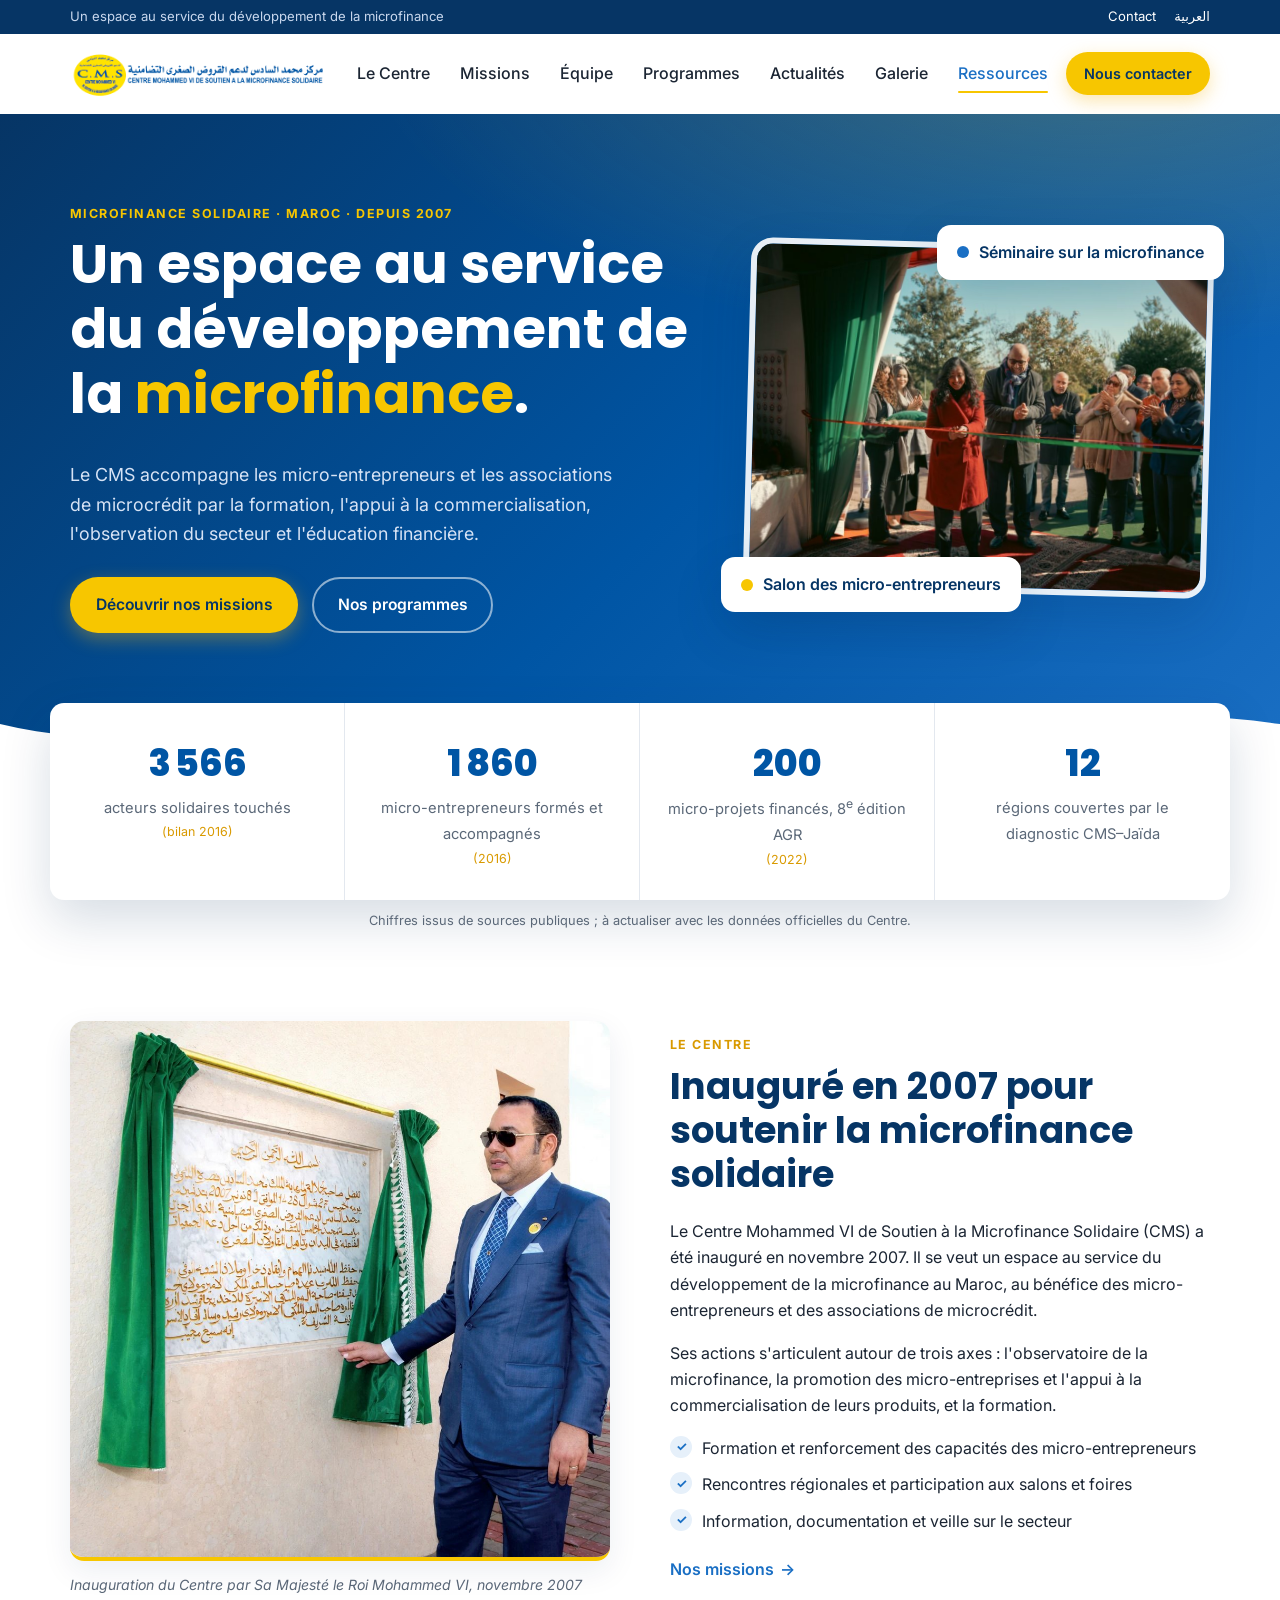
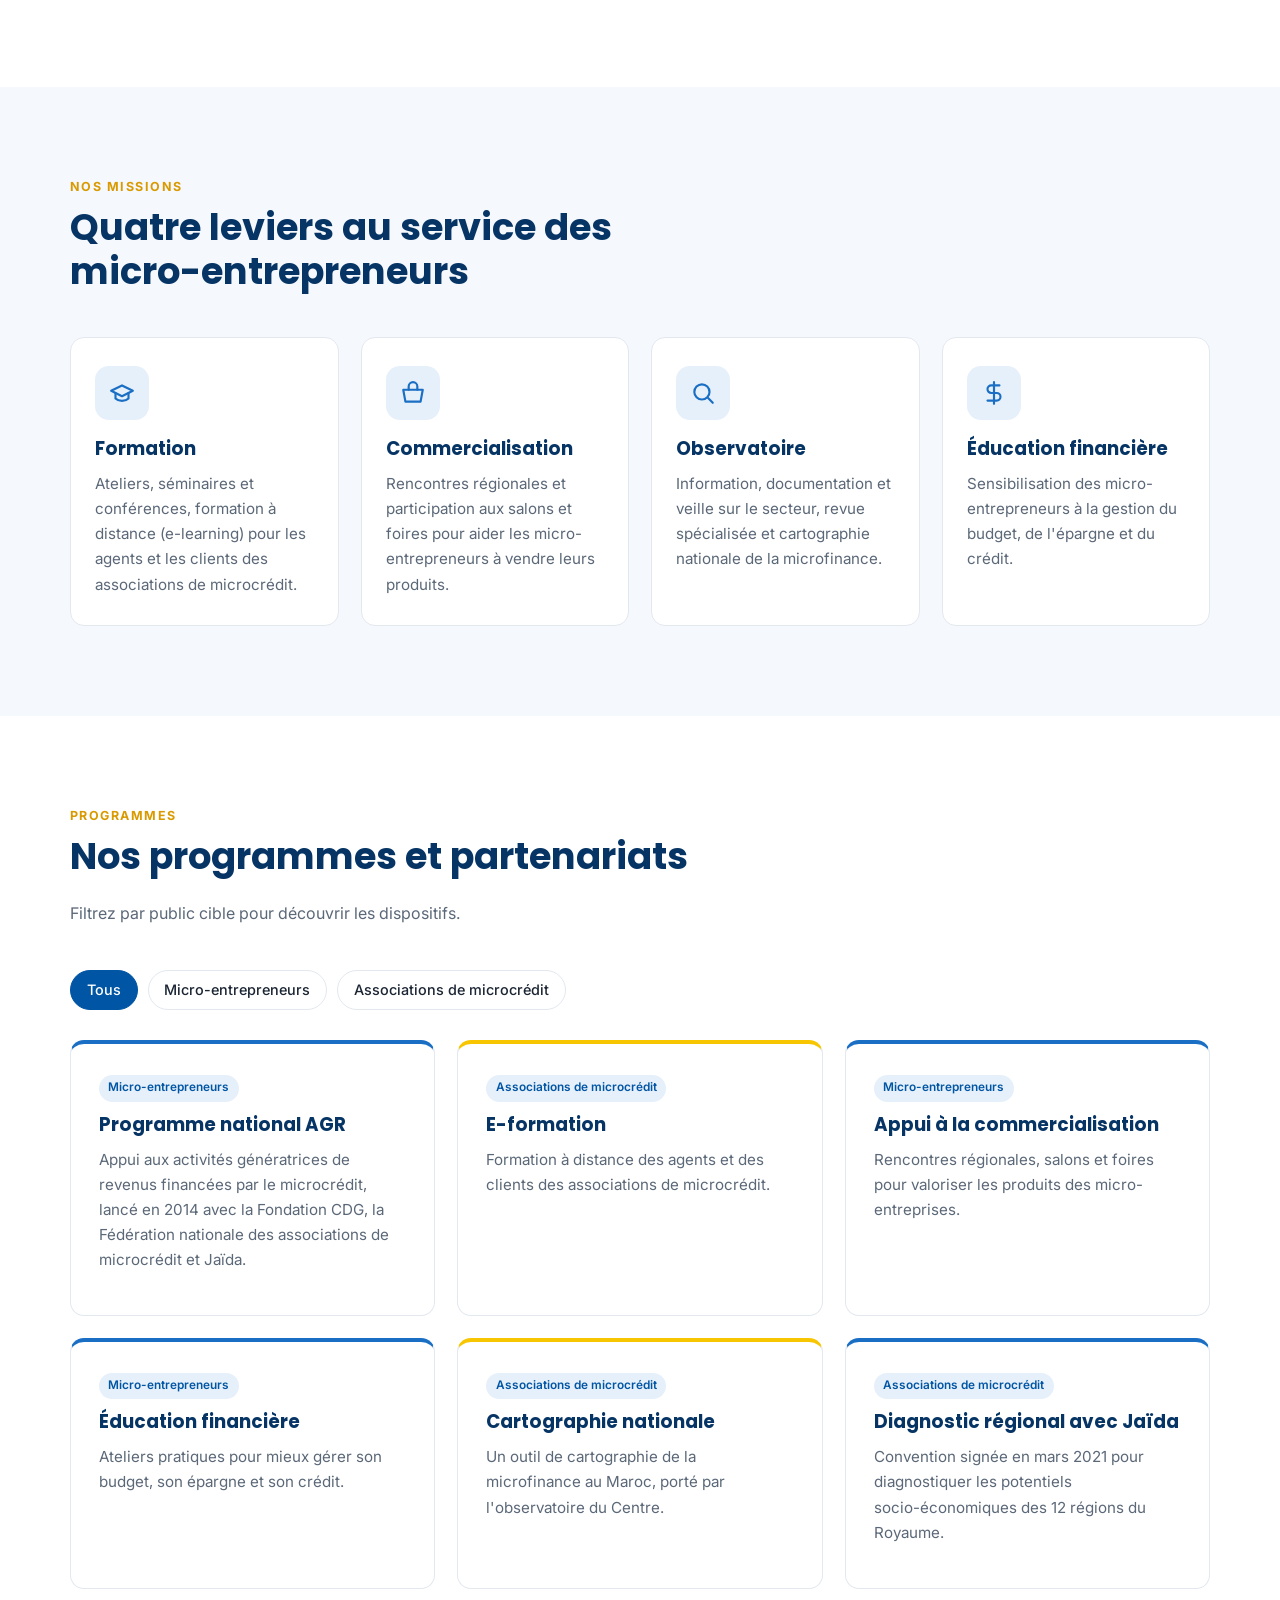
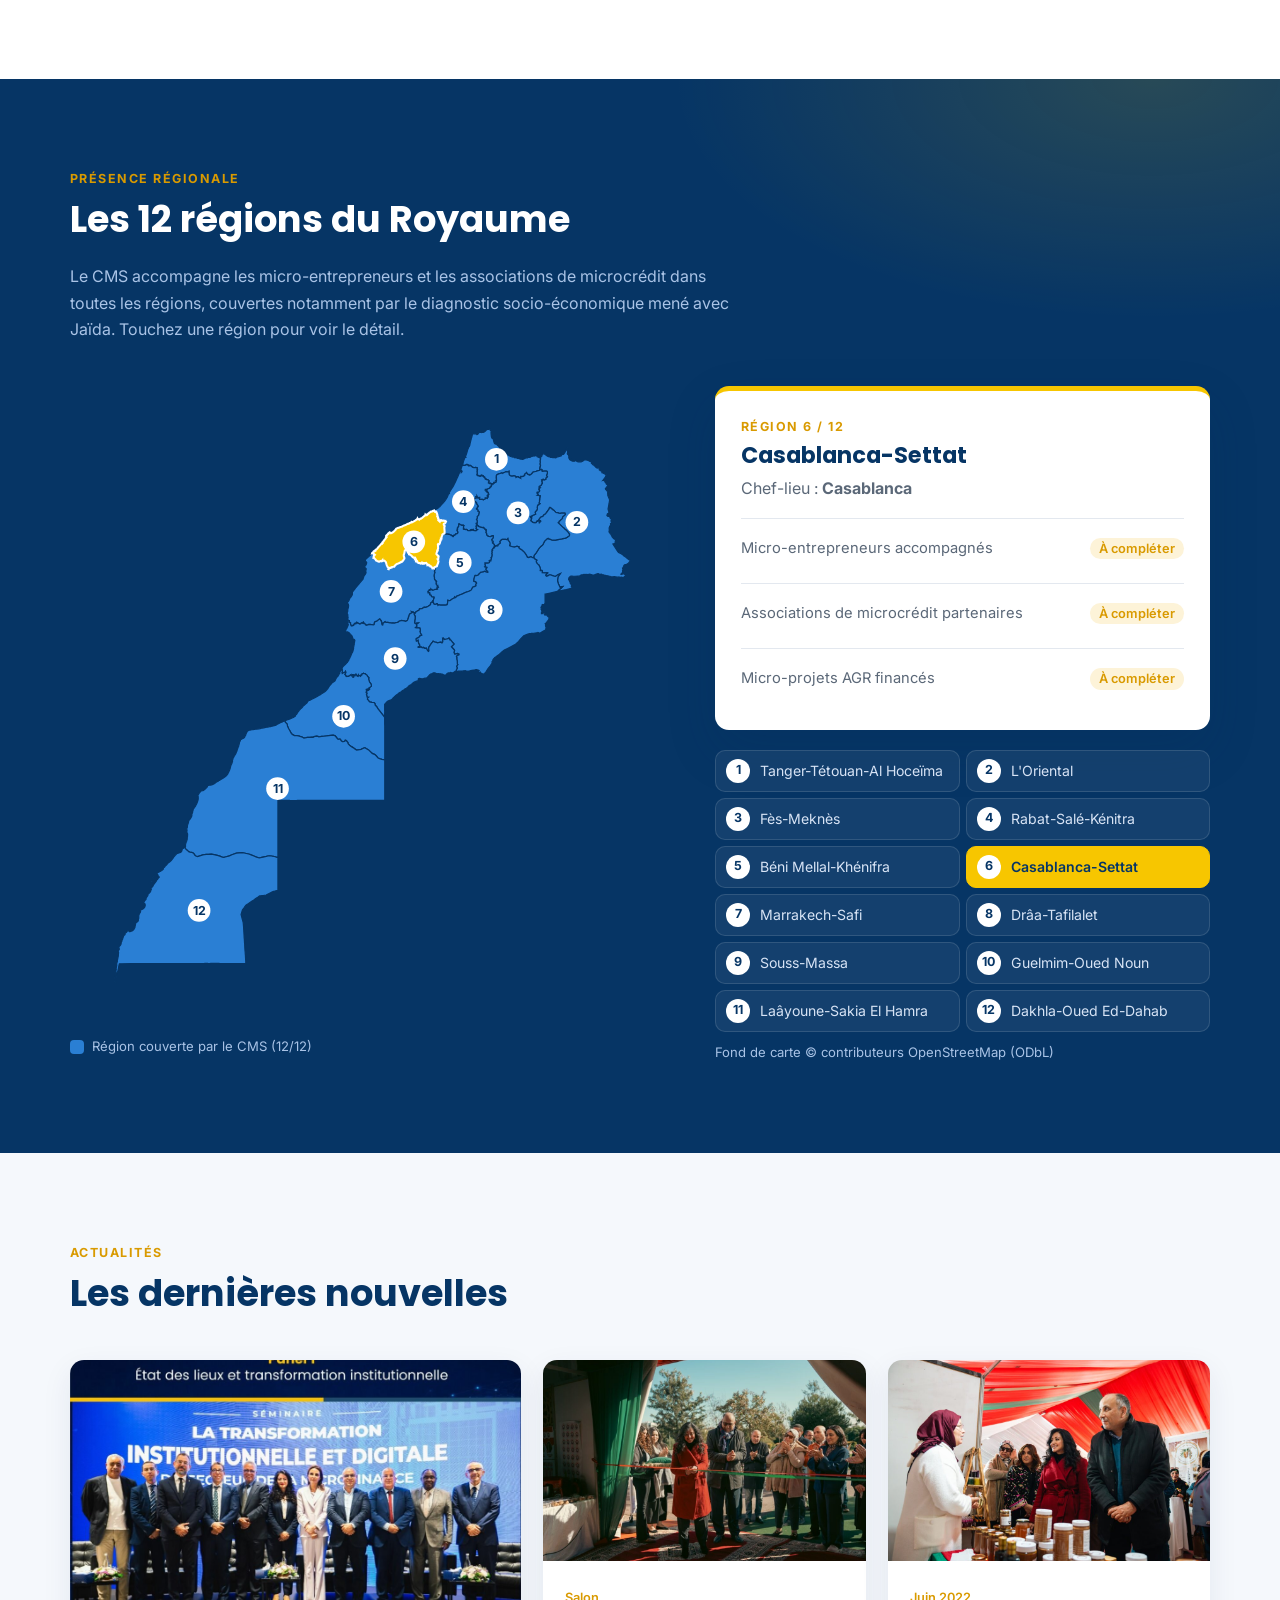
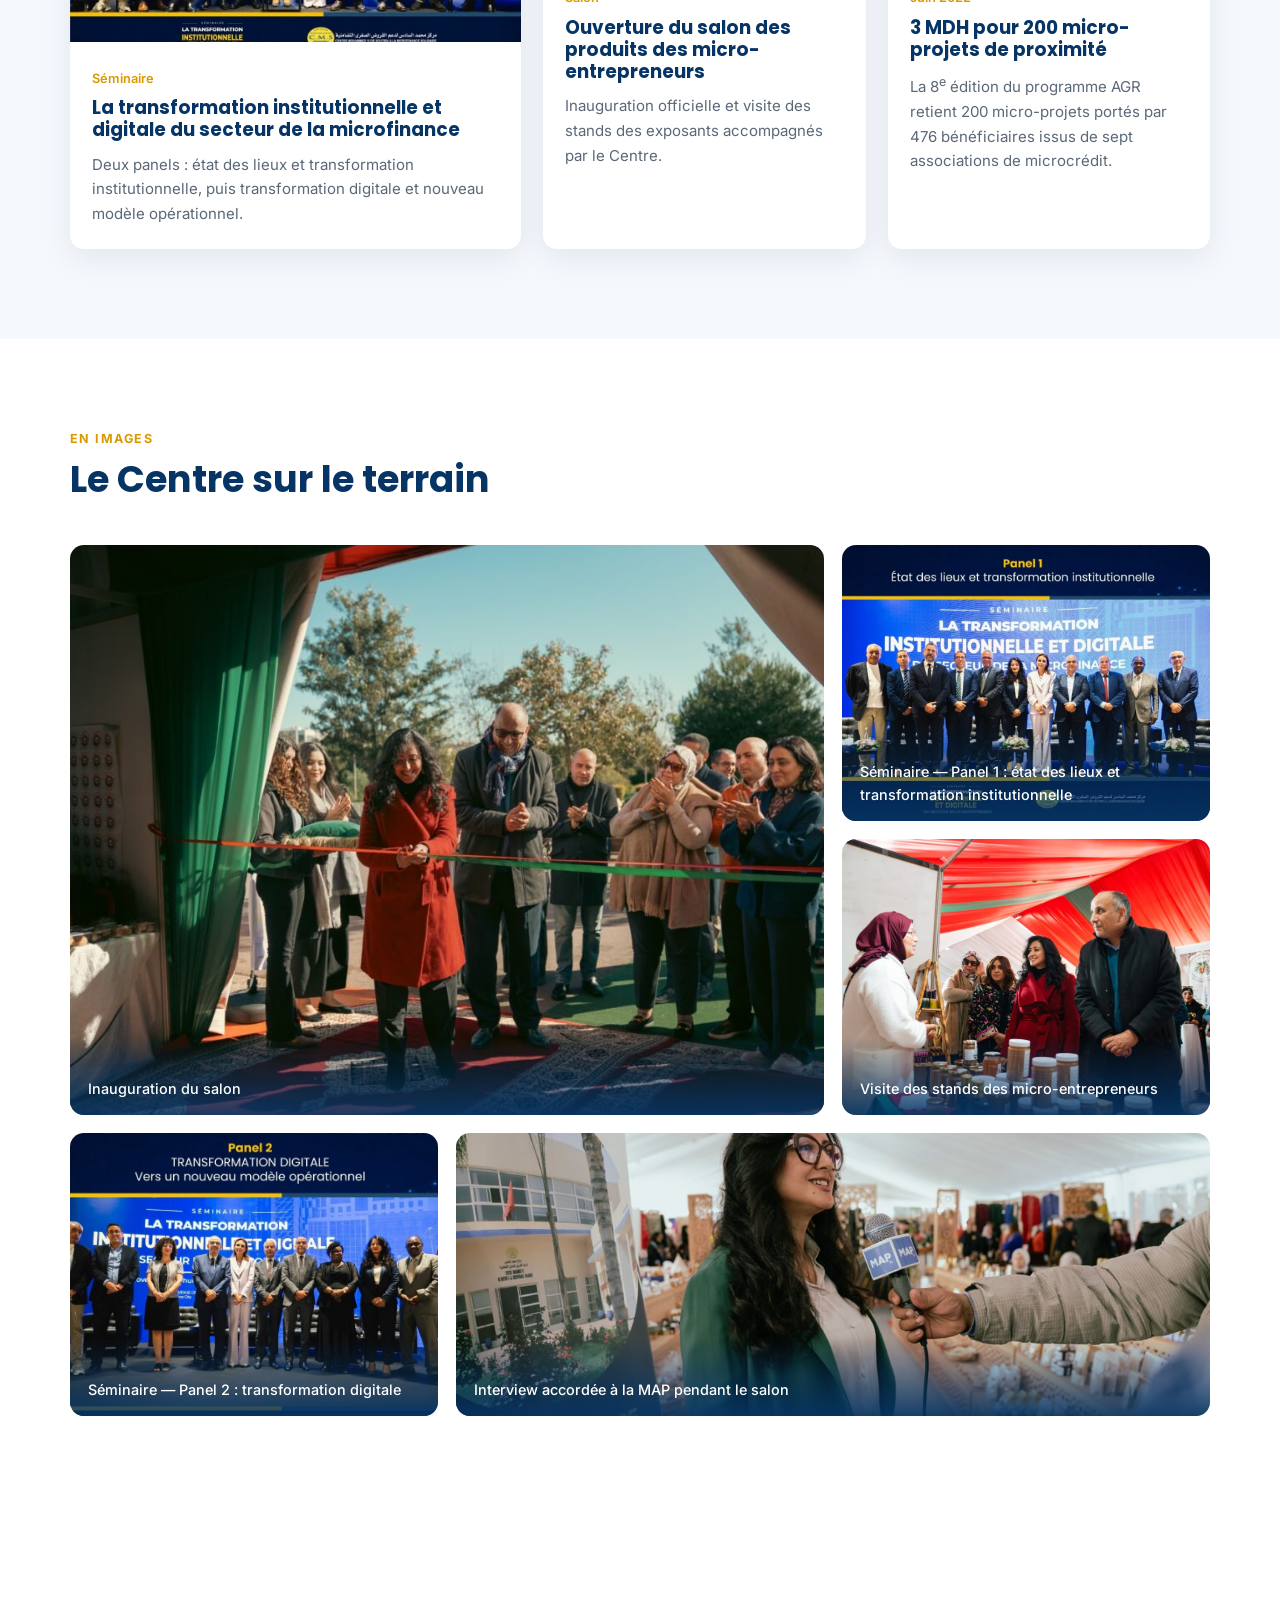
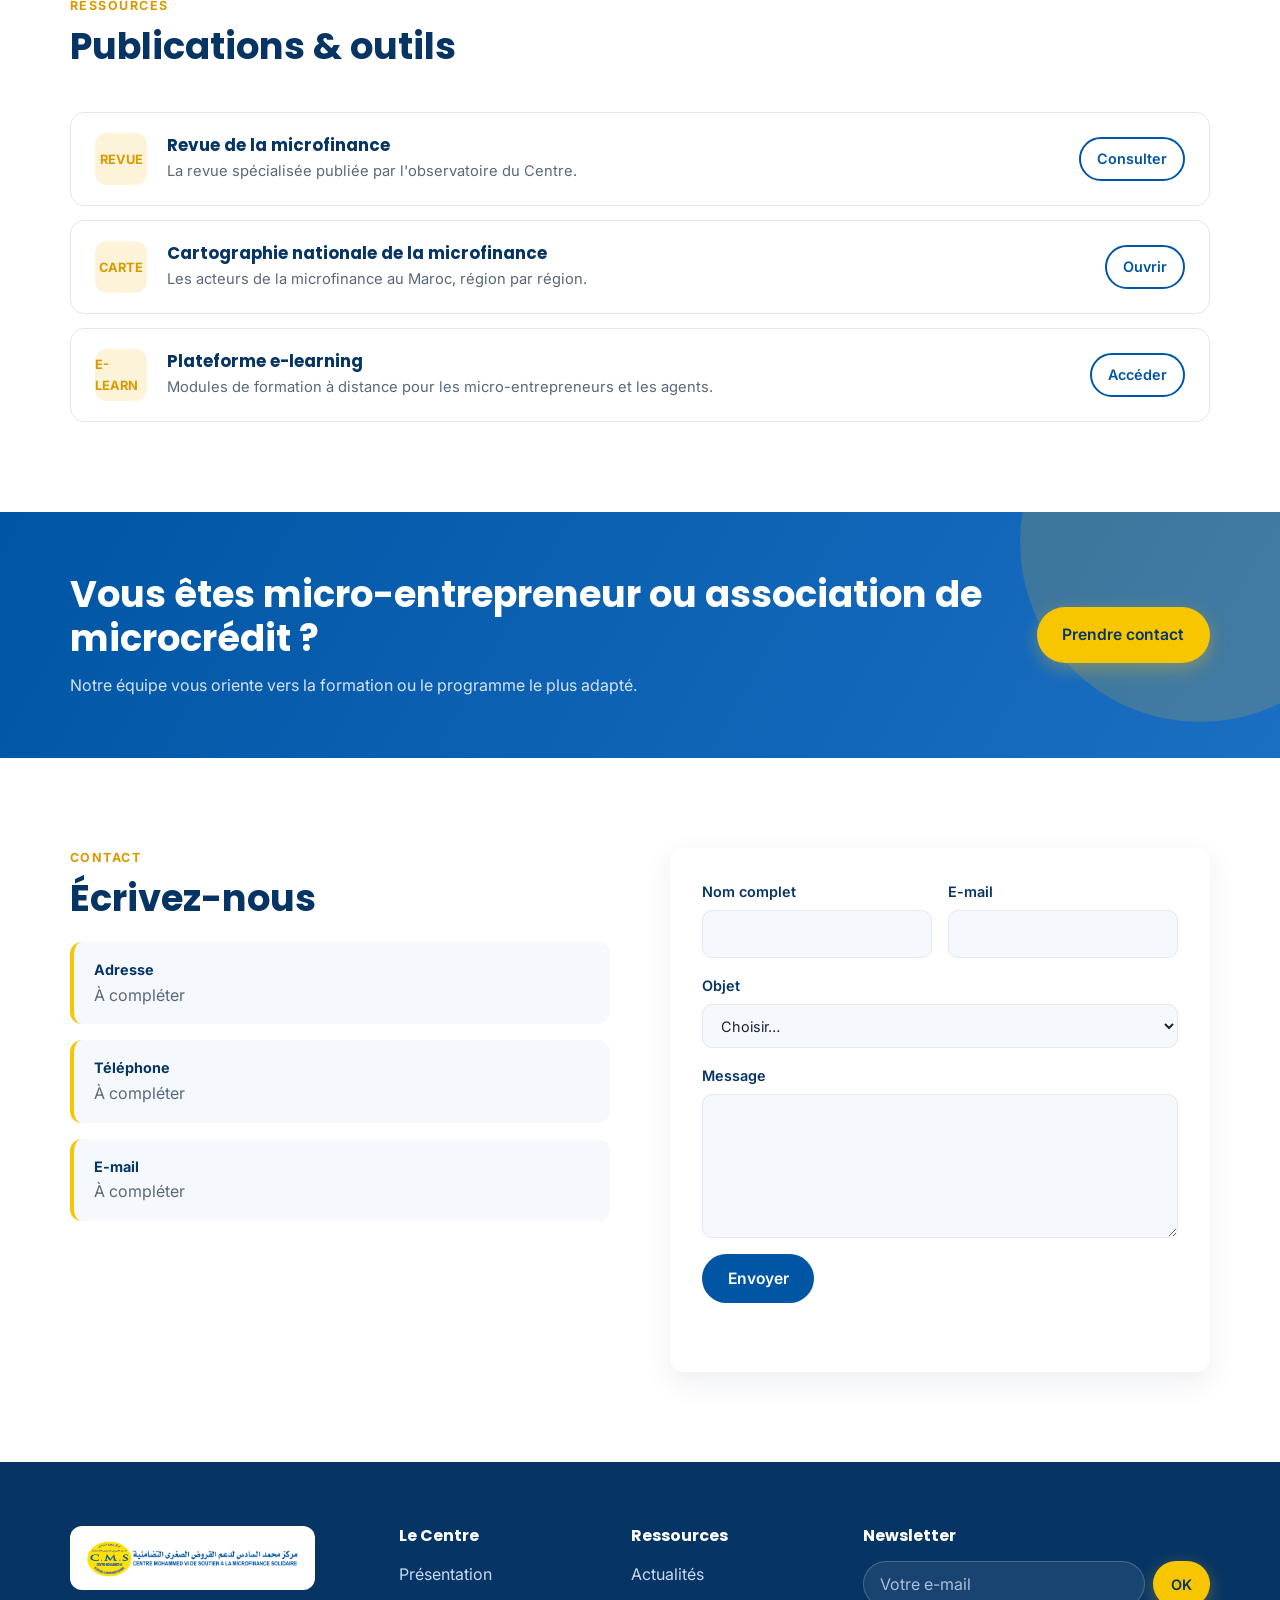
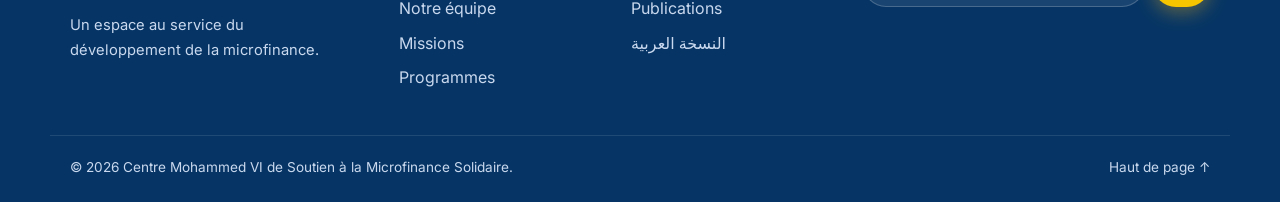
<file: index.html>
<!doctype html>
<html lang="fr" dir="ltr">
<head>
  <meta charset="utf-8">
  <meta name="viewport" content="width=device-width, initial-scale=1">
  <title>CMS — Centre Mohammed VI de Soutien à la Microfinance Solidaire</title>
  <meta name="description" content="Le Centre Mohammed VI de Soutien à la Microfinance Solidaire (CMS) : un espace au service du développement de la microfinance au Maroc.">
  <meta name="theme-color" content="#0055a4">
  <link rel="alternate" hreflang="ar" href="ar.html">
  <link rel="preconnect" href="https://fonts.googleapis.com">
  <link rel="preconnect" href="https://fonts.gstatic.com" crossorigin>
  <link href="https://fonts.googleapis.com/css2?family=Inter:wght@400;500;600;700&family=Poppins:wght@600;700;800&display=swap" rel="stylesheet">
  <link rel="stylesheet" href="css/styles.css">
  <link rel="icon" href="assets/favicon.svg" type="image/svg+xml">
</head>
<body>
  <a class="skip-link" href="#main">Aller au contenu</a>

  <!-- ============ Header ============ -->
  <header class="site-header" id="top">
    <div class="topbar">
      <div class="container topbar__inner">
        <span>Un espace au service du développement de la microfinance</span>
        <div class="topbar__links">
          <a href="#contact">Contact</a>
          <a href="ar.html" lang="ar" hreflang="ar">العربية</a>
        </div>
      </div>
    </div>
    <div class="container nav">
      <a class="brand" href="#top" aria-label="CMS — Accueil">
        <img class="brand__logo" src="assets/logo-cms.png" width="588" height="119" alt="Centre Mohammed VI de Soutien à la Microfinance Solidaire">
      </a>
      <button class="nav__toggle" aria-expanded="false" aria-controls="nav-menu" aria-label="Ouvrir le menu">
        <span></span><span></span><span></span>
      </button>
      <nav class="nav__menu" id="nav-menu" aria-label="Navigation principale">
        <ul>
          <li><a href="#centre">Le Centre</a></li>
          <li><a href="#missions">Missions</a></li>
          <li><a href="equipe.html">Équipe</a></li>
          <li><a href="#programmes">Programmes</a></li>
          <li><a href="#actualites">Actualités</a></li>
          <li><a href="#galerie">Galerie</a></li>
          <li><a href="#publications">Ressources</a></li>
          <li><a class="btn btn--accent btn--sm" href="#contact">Nous contacter</a></li>
        </ul>
      </nav>
    </div>
  </header>

  <main id="main">
    <!-- ============ Hero ============ -->
    <section class="hero">
      <div class="container hero__inner">
        <div class="hero__content reveal">
          <p class="eyebrow">Microfinance solidaire · Maroc · depuis 2007</p>
          <h1>Un espace au service du développement de la <span class="hl">microfinance</span>.</h1>
          <p class="lead">Le CMS accompagne les micro-entrepreneurs et les associations de microcrédit par la formation, l'appui à la commercialisation, l'observation du secteur et l'éducation financière.</p>
          <div class="hero__cta">
            <a class="btn btn--accent" href="#missions">Découvrir nos missions</a>
            <a class="btn btn--ghost" href="#programmes">Nos programmes</a>
          </div>
        </div>
        <div class="hero__visual reveal">
          <figure class="hero__photo"><img src="assets/photos/salon-inauguration.jpg" width="1024" height="682" alt="Inauguration d'un salon des produits des micro-entrepreneurs"></figure>
          <div class="hero__card hero__card--1" aria-hidden="true"><span class="dot dot--y"></span>Salon des micro-entrepreneurs</div>
          <div class="hero__card hero__card--3" aria-hidden="true"><span class="dot"></span>Séminaire sur la microfinance</div>
        </div>
      </div>
      <svg class="hero__wave" viewBox="0 0 1440 90" preserveAspectRatio="none" aria-hidden="true">
        <path d="M0,40 C240,90 480,0 720,30 C960,60 1200,10 1440,40 L1440,90 L0,90 Z"></path>
      </svg>
    </section>

    <!-- ============ Key figures (sources publiques, datées) ============ -->
    <section class="stats" aria-label="Chiffres clés">
      <div class="container stats__grid">
        <div class="stat reveal"><span class="stat__num" data-count="3566">3 566</span><span class="stat__label">acteurs solidaires touchés <em>(bilan 2016)</em></span></div>
        <div class="stat reveal"><span class="stat__num" data-count="1860">1 860</span><span class="stat__label">micro-entrepreneurs formés et accompagnés <em>(2016)</em></span></div>
        <div class="stat reveal"><span class="stat__num" data-count="200">200</span><span class="stat__label">micro-projets financés, 8<sup>e</sup> édition AGR <em>(2022)</em></span></div>
        <div class="stat reveal"><span class="stat__num" data-count="12">12</span><span class="stat__label">régions couvertes par le diagnostic CMS–Jaïda</span></div>
      </div>
      <p class="container stats__note">Chiffres issus de sources publiques ; à actualiser avec les données officielles du Centre.</p>
    </section>

    <!-- ============ About ============ -->
    <section class="section" id="centre">
      <div class="container split">
        <div class="split__media reveal">
          <figure class="photo-fig"><img class="photo photo--square" src="assets/photos/inauguration-centre-2007.jpg" width="1024" height="1024" alt="Sa Majesté le Roi Mohammed VI dévoile la plaque inaugurale du Centre, novembre 2007" loading="lazy"><figcaption>Inauguration du Centre par Sa Majesté le Roi Mohammed VI, novembre 2007</figcaption></figure>
        </div>
        <div class="split__content reveal">
          <p class="eyebrow">Le Centre</p>
          <h2>Inauguré en 2007 pour soutenir la microfinance solidaire</h2>
          <p>Le Centre Mohammed VI de Soutien à la Microfinance Solidaire (CMS) a été inauguré en novembre 2007. Il se veut un espace au service du développement de la microfinance au Maroc, au bénéfice des micro-entrepreneurs et des associations de microcrédit.</p>
          <p>Ses actions s'articulent autour de trois axes : l'observatoire de la microfinance, la promotion des micro-entreprises et l'appui à la commercialisation de leurs produits, et la formation.</p>
          <ul class="checklist">
            <li>Formation et renforcement des capacités des micro-entrepreneurs</li>
            <li>Rencontres régionales et participation aux salons et foires</li>
            <li>Information, documentation et veille sur le secteur</li>
          </ul>
          <a class="link-arrow" href="#missions">Nos missions</a>
        </div>
      </div>
    </section>

    <!-- ============ Missions ============ -->
    <section class="section section--tint" id="missions">
      <div class="container">
        <header class="section__head reveal">
          <p class="eyebrow">Nos missions</p>
          <h2>Quatre leviers au service des micro-entrepreneurs</h2>
        </header>
        <div class="cards">
          <article class="card reveal">
            <div class="card__icon" aria-hidden="true"><svg viewBox="0 0 24 24"><path d="M22 10 12 5 2 10l10 5 10-5z"/><path d="M6 12v5c3 3 9 3 12 0v-5"/></svg></div>
            <h3>Formation</h3>
            <p>Ateliers, séminaires et conférences, formation à distance (e-learning) pour les agents et les clients des associations de microcrédit.</p>
          </article>
          <article class="card reveal">
            <div class="card__icon" aria-hidden="true"><svg viewBox="0 0 24 24"><path d="M3 9h18l-2 11H5L3 9z"/><path d="M8 9V6a4 4 0 0 1 8 0v3"/></svg></div>
            <h3>Commercialisation</h3>
            <p>Rencontres régionales et participation aux salons et foires pour aider les micro-entrepreneurs à vendre leurs produits.</p>
          </article>
          <article class="card reveal">
            <div class="card__icon" aria-hidden="true"><svg viewBox="0 0 24 24"><circle cx="11" cy="11" r="7"/><path d="m21 21-4.3-4.3"/></svg></div>
            <h3>Observatoire</h3>
            <p>Information, documentation et veille sur le secteur, revue spécialisée et cartographie nationale de la microfinance.</p>
          </article>
          <article class="card reveal">
            <div class="card__icon" aria-hidden="true"><svg viewBox="0 0 24 24"><path d="M12 2v20M17 5H9.5a3.5 3.5 0 0 0 0 7h5a3.5 3.5 0 0 1 0 7H6"/></svg></div>
            <h3>Éducation financière</h3>
            <p>Sensibilisation des micro-entrepreneurs à la gestion du budget, de l'épargne et du crédit.</p>
          </article>
        </div>
      </div>
    </section>

    <!-- ============ Programmes ============ -->
    <section class="section" id="programmes">
      <div class="container">
        <header class="section__head reveal">
          <p class="eyebrow">Programmes</p>
          <h2>Nos programmes et partenariats</h2>
          <p>Filtrez par public cible pour découvrir les dispositifs.</p>
        </header>
        <div class="filters" role="group" aria-label="Filtrer les programmes">
          <button class="chip is-active" data-filter="all" aria-pressed="true">Tous</button>
          <button class="chip" data-filter="entrepreneurs" aria-pressed="false">Micro-entrepreneurs</button>
          <button class="chip" data-filter="institutions" aria-pressed="false">Associations de microcrédit</button>
        </div>
        <div class="programs">
          <article class="program reveal" data-cat="entrepreneurs">
            <span class="tag">Micro-entrepreneurs</span>
            <h3>Programme national AGR</h3>
            <p>Appui aux activités génératrices de revenus financées par le microcrédit, lancé en 2014 avec la Fondation CDG, la Fédération nationale des associations de microcrédit et Jaïda.</p>
          </article>
          <article class="program reveal" data-cat="institutions">
            <span class="tag">Associations de microcrédit</span>
            <h3>E-formation</h3>
            <p>Formation à distance des agents et des clients des associations de microcrédit.</p>
          </article>
          <article class="program reveal" data-cat="entrepreneurs">
            <span class="tag">Micro-entrepreneurs</span>
            <h3>Appui à la commercialisation</h3>
            <p>Rencontres régionales, salons et foires pour valoriser les produits des micro-entreprises.</p>
          </article>
          <article class="program reveal" data-cat="entrepreneurs">
            <span class="tag">Micro-entrepreneurs</span>
            <h3>Éducation financière</h3>
            <p>Ateliers pratiques pour mieux gérer son budget, son épargne et son crédit.</p>
          </article>
          <article class="program reveal" data-cat="institutions">
            <span class="tag">Associations de microcrédit</span>
            <h3>Cartographie nationale</h3>
            <p>Un outil de cartographie de la microfinance au Maroc, porté par l'observatoire du Centre.</p>
          </article>
          <article class="program reveal" data-cat="institutions">
            <span class="tag">Associations de microcrédit</span>
            <h3>Diagnostic régional avec Jaïda</h3>
            <p>Convention signée en mars 2021 pour diagnostiquer les potentiels socio-économiques des 12 régions du Royaume.</p>
          </article>
        </div>
      </div>
    </section>

    <section class="section section--dark" id="regions">
      <div class="container">
        <header class="section__head reveal">
          <p class="eyebrow">Présence régionale</p>
          <h2>Les 12 régions du Royaume</h2>
          <p>Le CMS accompagne les micro-entrepreneurs et les associations de microcrédit dans toutes les régions, couvertes notamment par le diagnostic socio-économique mené avec Jaïda. Touchez une région pour voir le détail.</p>
        </header>
        <div class="map">
          <div class="map__canvas">
            <div id="carte-maroc"></div>
            <p class="map__legend"><span class="map__swatch"></span>Région couverte par le CMS (12/12)</p>
          </div>
          <div class="map__side">
            <div class="map__panel" id="carte-panel" aria-live="polite"></div>
            <div class="map__list" id="carte-liste"></div>
            <p class="map__src">Fond de carte © contributeurs OpenStreetMap (ODbL)</p>
          </div>
        </div>
      </div>
    </section>

    <!-- ============ News ============ -->
    <section class="section section--tint" id="actualites">
      <div class="container">
        <header class="section__head reveal">
          <p class="eyebrow">Actualités</p>
          <h2>Les dernières nouvelles</h2>
        </header>
        <div class="news">
          <article class="news__item reveal">
            <img class="news__img" src="assets/photos/seminaire-panel-1.jpg" alt="" loading="lazy">
            <div class="news__body">
              <time>Séminaire</time>
              <h3><a href="#galerie">La transformation institutionnelle et digitale du secteur de la microfinance</a></h3>
              <p>Deux panels : état des lieux et transformation institutionnelle, puis transformation digitale et nouveau modèle opérationnel.</p>
            </div>
          </article>
          <article class="news__item reveal">
            <img class="news__img" src="assets/photos/salon-inauguration.jpg" alt="" loading="lazy">
            <div class="news__body">
              <time>Salon</time>
              <h3><a href="#galerie">Ouverture du salon des produits des micro-entrepreneurs</a></h3>
              <p>Inauguration officielle et visite des stands des exposants accompagnés par le Centre.</p>
            </div>
          </article>
          <article class="news__item reveal">
            <img class="news__img" src="assets/photos/salon-visite-stands.jpg" alt="" loading="lazy">
            <div class="news__body">
              <time>Juin 2022</time>
              <h3><a href="https://www.yabiladi.com/articles/details/137052/maroc-pour-financement-micro-projets-proximite.html" target="_blank" rel="noopener">3 MDH pour 200 micro-projets de proximité</a></h3>
              <p>La 8<sup>e</sup> édition du programme AGR retient 200 micro-projets portés par 476 bénéficiaires issus de sept associations de microcrédit.</p>
            </div>
          </article>
        </div>
      </div>
    </section>

    <section class="section" id="galerie">
      <div class="container">
        <header class="section__head reveal">
          <p class="eyebrow">En images</p>
          <h2>Le Centre sur le terrain</h2>
        </header>
        <div class="gallery">
          <figure class="gallery__item gallery__item--wide reveal"><img src="assets/photos/salon-inauguration.jpg" alt="Inauguration du salon"><figcaption>Inauguration du salon</figcaption></figure>
          <figure class="gallery__item reveal"><img src="assets/photos/seminaire-panel-1.jpg" alt="Séminaire — Panel 1 : état des lieux et transformation institutionnelle"><figcaption>Séminaire — Panel 1 : état des lieux et transformation institutionnelle</figcaption></figure>
          <figure class="gallery__item reveal"><img src="assets/photos/salon-visite-stands.jpg" alt="Visite des stands des micro-entrepreneurs"><figcaption>Visite des stands des micro-entrepreneurs</figcaption></figure>
          <figure class="gallery__item reveal"><img src="assets/photos/seminaire-panel-2.jpg" alt="Séminaire — Panel 2 : transformation digitale"><figcaption>Séminaire — Panel 2 : transformation digitale</figcaption></figure>
          <figure class="gallery__item reveal"><img src="assets/photos/salon-interview-map.jpg" alt="Interview accordée à la MAP pendant le salon"><figcaption>Interview accordée à la MAP pendant le salon</figcaption></figure>
        </div>
      </div>
    </section>

    <!-- ============ Ressources ============ -->
    <section class="section" id="publications">
      <div class="container">
        <header class="section__head reveal">
          <p class="eyebrow">Ressources</p>
          <h2>Publications &amp; outils</h2>
        </header>
        <ul class="docs">
          <li class="doc reveal"><span class="doc__type">REVUE</span><div><h3>Revue de la microfinance</h3><p>La revue spécialisée publiée par l'observatoire du Centre.</p></div><a class="btn btn--outline btn--sm" href="#">Consulter</a></li>
          <li class="doc reveal"><span class="doc__type">CARTE</span><div><h3>Cartographie nationale de la microfinance</h3><p>Les acteurs de la microfinance au Maroc, région par région.</p></div><a class="btn btn--outline btn--sm" href="#">Ouvrir</a></li>
          <li class="doc reveal"><span class="doc__type">E-LEARN</span><div><h3>Plateforme e-learning</h3><p>Modules de formation à distance pour les micro-entrepreneurs et les agents.</p></div><a class="btn btn--outline btn--sm" href="#">Accéder</a></li>
        </ul>
      </div>
    </section>

    <!-- ============ CTA ============ -->
    <section class="cta">
      <div class="container cta__inner reveal">
        <div>
          <h2>Vous êtes micro-entrepreneur ou association de microcrédit&nbsp;?</h2>
          <p>Notre équipe vous oriente vers la formation ou le programme le plus adapté.</p>
        </div>
        <a class="btn btn--accent" href="#contact">Prendre contact</a>
      </div>
    </section>

    <!-- ============ Contact ============ -->
    <section class="section" id="contact">
      <div class="container split split--contact">
        <div class="reveal">
          <p class="eyebrow">Contact</p>
          <h2>Écrivez-nous</h2>
          <!-- TODO: renseigner les coordonnées officielles -->
          <ul class="contact-list">
            <li><strong>Adresse</strong><span>À compléter</span></li>
            <li><strong>Téléphone</strong><span>À compléter</span></li>
            <li><strong>E-mail</strong><span>À compléter</span></li>
          </ul>
        </div>
        <form class="form reveal" id="contact-form" novalidate>
          <div class="form__row">
            <label>Nom complet<input id="cf-name" name="name" type="text" autocomplete="name" required></label>
            <label>E-mail<input id="cf-email" name="email" type="email" autocomplete="email" required></label>
          </div>
          <label>Objet
            <select id="cf-subject" name="subject" required>
              <option value="">Choisir…</option>
              <option>Demande d'information</option>
              <option>Formation</option>
              <option>Partenariat</option>
              <option>Presse</option>
            </select>
          </label>
          <label>Message<textarea id="cf-message" name="message" rows="5" required></textarea></label>
          <button class="btn btn--primary" type="submit">Envoyer</button>
          <p class="form__status" role="status" aria-live="polite"></p>
        </form>
      </div>
    </section>
  </main>

  <!-- ============ Footer ============ -->
  <footer class="site-footer">
    <div class="container footer__grid">
      <div>
        <a class="footer__logo" href="#top"><img src="assets/logo-cms.png" width="588" height="119" alt="Centre Mohammed VI de Soutien à la Microfinance Solidaire"></a>
        <p class="footer__tag">Un espace au service du développement de la microfinance.</p>
      </div>
      <div>
        <h4>Le Centre</h4>
        <ul><li><a href="#centre">Présentation</a></li><li><a href="equipe.html">Notre équipe</a></li><li><a href="#missions">Missions</a></li><li><a href="#programmes">Programmes</a></li></ul>
      </div>
      <div>
        <h4>Ressources</h4>
        <ul><li><a href="#actualites">Actualités</a></li><li><a href="#publications">Publications</a></li><li><a href="ar.html" lang="ar">النسخة العربية</a></li></ul>
      </div>
      <div>
        <h4>Newsletter</h4>
        <form class="newsletter" id="newsletter-form" novalidate>
          <label class="sr-only" for="nl-email">E-mail</label>
          <input id="nl-email" type="email" placeholder="Votre e-mail" required>
          <button class="btn btn--accent btn--sm" type="submit">OK</button>
        </form>
        <p class="newsletter__status" role="status" aria-live="polite"></p>
      </div>
    </div>
    <div class="container footer__bottom">
      <p>© <span id="year"></span> Centre Mohammed VI de Soutien à la Microfinance Solidaire.</p>
      <a href="#top">Haut de page ↑</a>
    </div>
  </footer>

  <script src="js/main.js" defer></script>
  <script src="js/carte.js" defer></script>
</body>
</html>
</file>
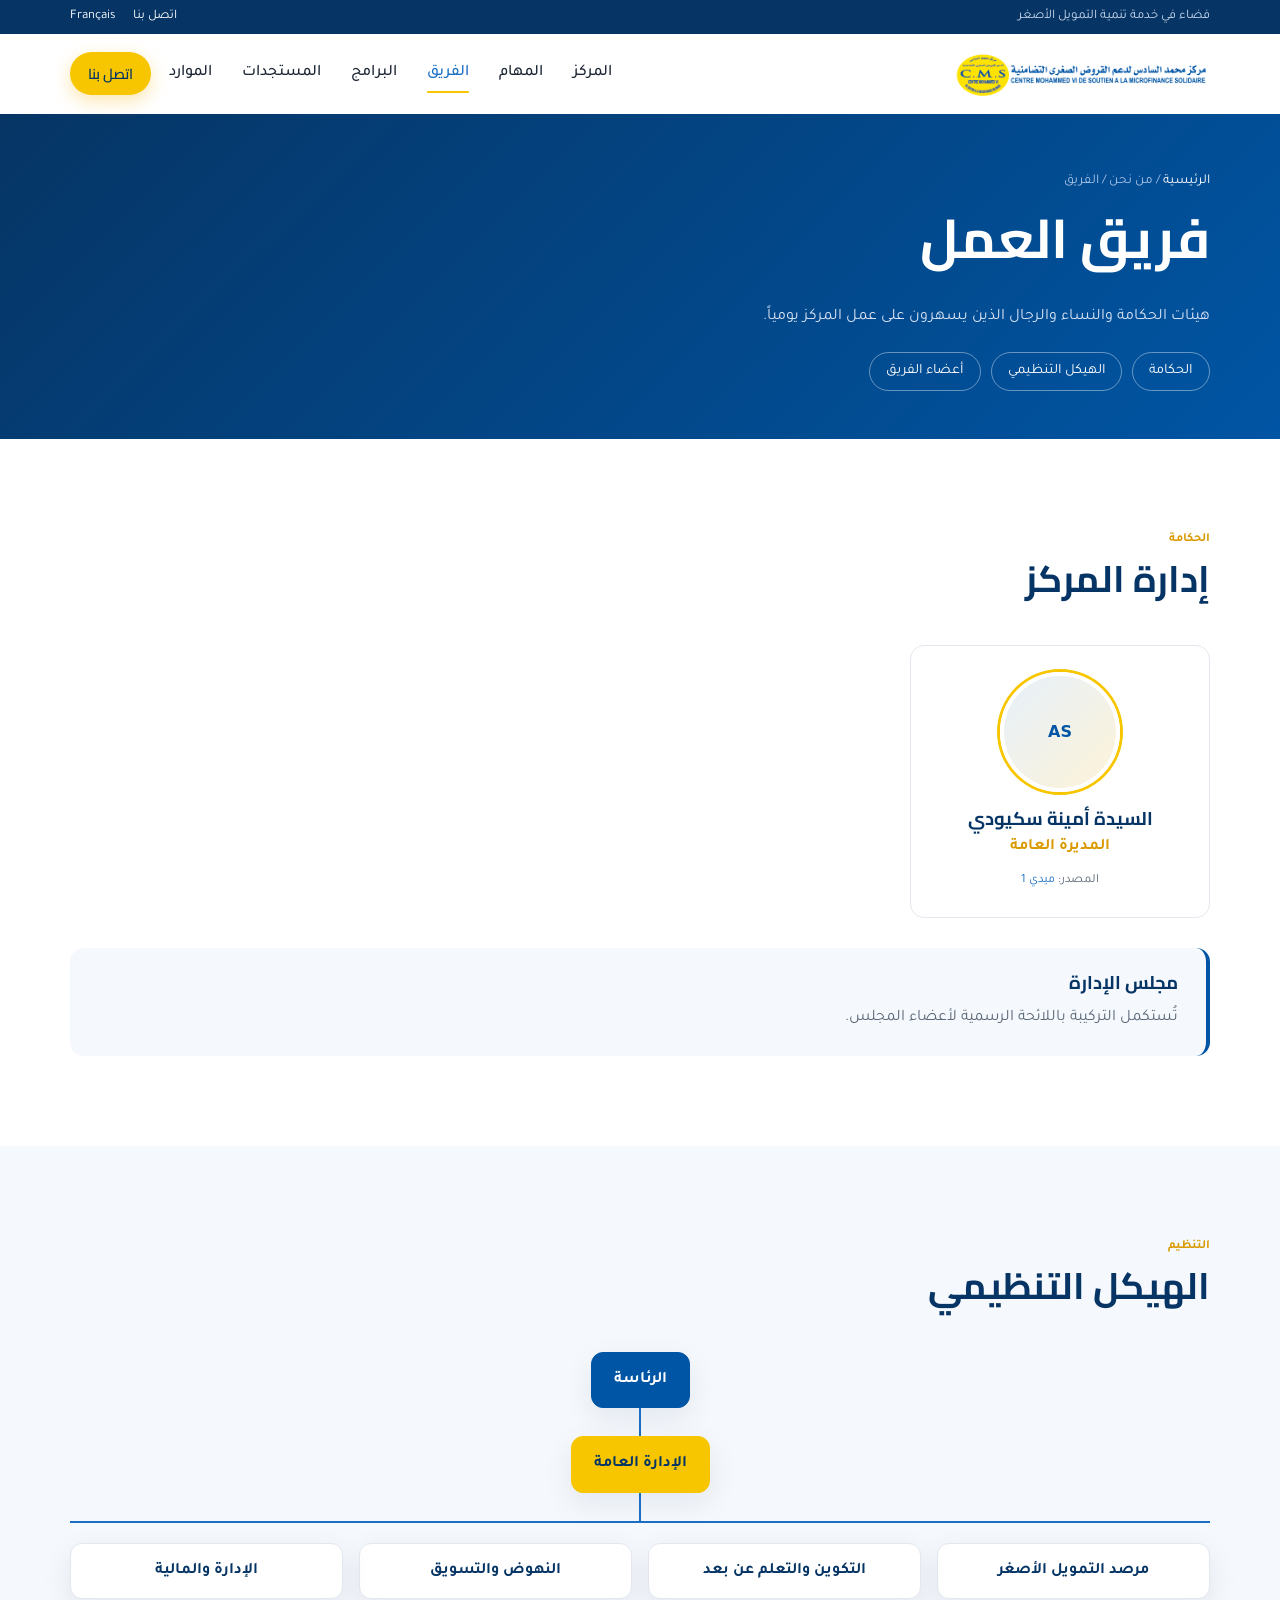
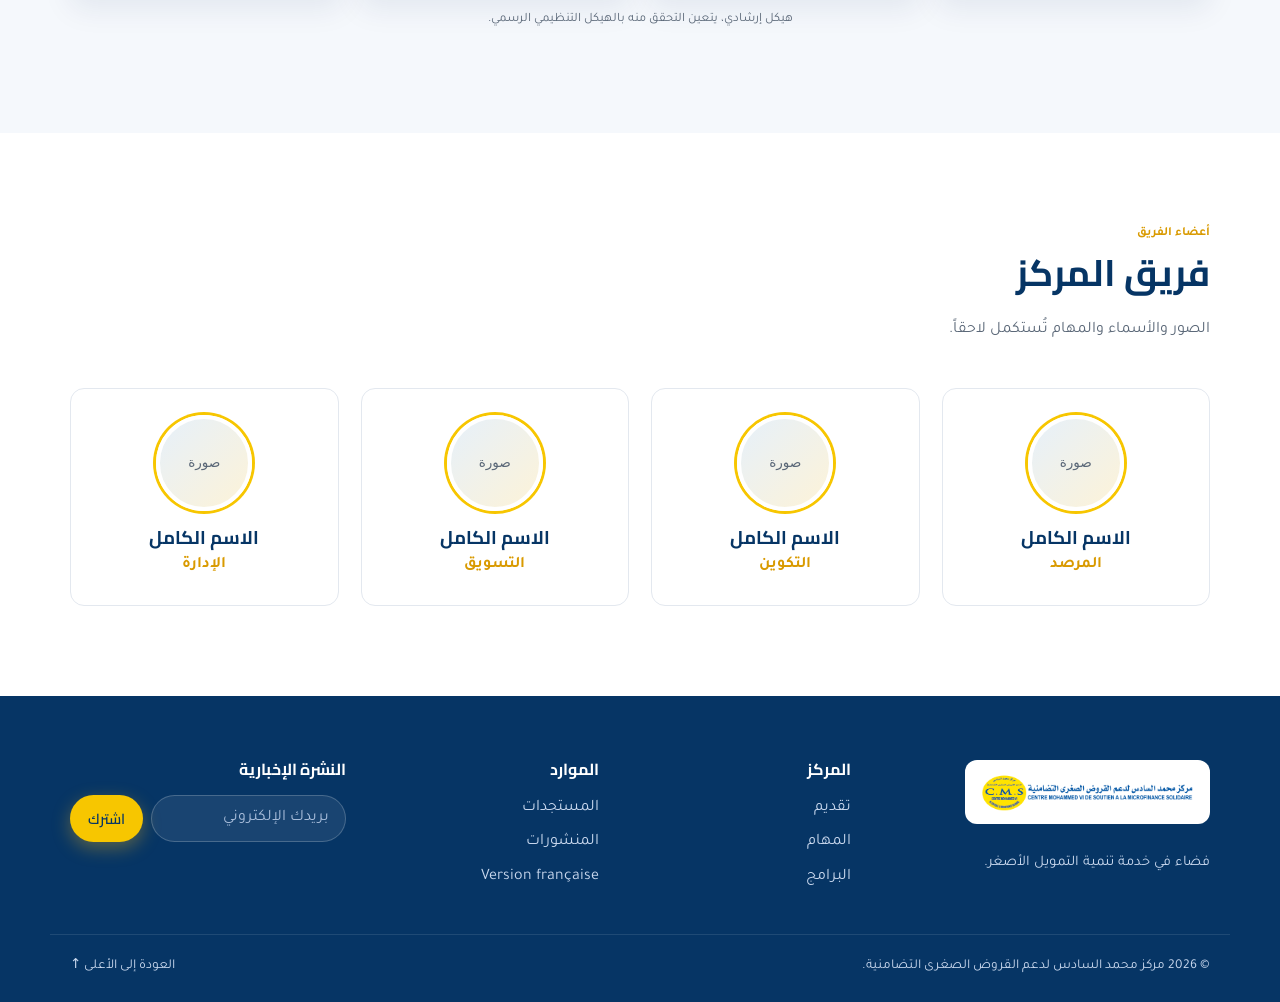
<file: ar-equipe.html>
<!doctype html>
<html lang="ar" dir="rtl">
<head>
  <meta charset="utf-8">
  <meta name="viewport" content="width=device-width, initial-scale=1">
  <title>فريق العمل — المركز</title>
  <meta name="description" content="مركز محمد السادس لدعم القروض الصغرى التضامنية: فضاء في خدمة تنمية التمويل الأصغر بالمغرب.">
  <meta name="theme-color" content="#0055a4">
  <link rel="alternate" hreflang="fr" href="index.html">
  <link rel="preconnect" href="https://fonts.googleapis.com">
  <link rel="preconnect" href="https://fonts.gstatic.com" crossorigin>
  <link href="https://fonts.googleapis.com/css2?family=Cairo:wght@400;500;600;700;800&family=Tajawal:wght@400;500;700&display=swap" rel="stylesheet">
  <link rel="stylesheet" href="css/styles.css">
  <link rel="icon" href="assets/favicon.svg" type="image/svg+xml">
</head>
<body>
  <a class="skip-link" href="#main">الانتقال إلى المحتوى</a>

  <header class="site-header" id="top">
    <div class="topbar">
      <div class="container topbar__inner">
        <span>فضاء في خدمة تنمية التمويل الأصغر</span>
        <div class="topbar__links">
          <a href="ar.html#contact">اتصل بنا</a>
          <a href="equipe.html" lang="fr" hreflang="fr">Français</a>
        </div>
      </div>
    </div>
    <div class="container nav">
      <a class="brand" href="ar.html" aria-label="الصفحة الرئيسية">
        <img class="brand__logo" src="assets/logo-cms.png" width="588" height="119" alt="مركز محمد السادس لدعم القروض الصغرى التضامنية">
      </a>
      <button class="nav__toggle" aria-expanded="false" aria-controls="nav-menu" aria-label="فتح القائمة">
        <span></span><span></span><span></span>
      </button>
      <nav class="nav__menu" id="nav-menu" aria-label="القائمة الرئيسية">
        <ul>
          <li><a href="ar.html#centre">المركز</a></li>
          <li><a href="ar.html#missions">المهام</a></li>
          <li><a class="is-active" href="ar-equipe.html" aria-current="page">الفريق</a></li>
          <li><a href="ar.html#programmes">البرامج</a></li>
          <li><a href="ar.html#actualites">المستجدات</a></li>
          <li><a href="ar.html#publications">الموارد</a></li>
          <li><a class="btn btn--accent btn--sm" href="ar.html#contact">اتصل بنا</a></li>
        </ul>
      </nav>
    </div>
  </header>

  <main id="main">
    <section class="page-hero">
      <div class="container">
        <nav class="crumbs" aria-label="مسار التصفح"><a href="ar.html">الرئيسية</a> <span>/</span> من نحن <span>/</span> الفريق</nav>
        <h1>فريق العمل</h1>
        <p class="lead">هيئات الحكامة والنساء والرجال الذين يسهرون على عمل المركز يومياً.</p>
        <div class="subnav">
          <a href="#gouvernance">الحكامة</a><a href="#organigramme">الهيكل التنظيمي</a><a href="#trombinoscope">أعضاء الفريق</a>
        </div>
      </div>
    </section>

    <section class="section" id="gouvernance">
      <div class="container">
        <header class="section__head"><p class="eyebrow">الحكامة</p><h2>إدارة المركز</h2></header>
        <div class="team team--lead">
          <article class="member">
            <div class="member__photo"><span>AS</span></div>
            <h3>السيدة أمينة سكيودي</h3>
            <p class="member__role">المديرة العامة</p>
            <p class="member__src">المصدر: <a href="https://www.medi1news.com/fr/article/413232.html" target="_blank" rel="noopener">ميدي 1</a></p>
          </article>
        </div>
        <div class="board">
          <h3>مجلس الإدارة</h3>
          <p>تُستكمل التركيبة باللائحة الرسمية لأعضاء المجلس.</p>
        </div>
      </div>
    </section>

    <section class="section section--tint" id="organigramme">
      <div class="container">
        <header class="section__head"><p class="eyebrow">التنظيم</p><h2>الهيكل التنظيمي</h2></header>
        <div class="org">
          <div class="org__node org__node--top">الرئاسة</div>
          <div class="org__line"></div>
          <div class="org__node org__node--dg">الإدارة العامة</div>
          <div class="org__line"></div>
          <div class="org__row">
            <div class="org__node">مرصد التمويل الأصغر</div>
            <div class="org__node">التكوين والتعلم عن بعد</div>
            <div class="org__node">النهوض والتسويق</div>
            <div class="org__node">الإدارة والمالية</div>
          </div>
        </div>
        <p class="stats__note">هيكل إرشادي، يتعين التحقق منه بالهيكل التنظيمي الرسمي.</p>
      </div>
    </section>

    <section class="section" id="trombinoscope">
      <div class="container">
        <header class="section__head"><p class="eyebrow">أعضاء الفريق</p><h2>فريق المركز</h2><p>الصور والأسماء والمهام تُستكمل لاحقاً.</p></header>
        <div class="team">
          <article class="member member--sm"><div class="member__photo"><span>صورة</span></div><h3>الاسم الكامل</h3><p class="member__role">المرصد</p></article>
          <article class="member member--sm"><div class="member__photo"><span>صورة</span></div><h3>الاسم الكامل</h3><p class="member__role">التكوين</p></article>
          <article class="member member--sm"><div class="member__photo"><span>صورة</span></div><h3>الاسم الكامل</h3><p class="member__role">التسويق</p></article>
          <article class="member member--sm"><div class="member__photo"><span>صورة</span></div><h3>الاسم الكامل</h3><p class="member__role">الإدارة</p></article>
        </div>
      </div>
    </section>
  
  </main>

  <footer class="site-footer">
    <div class="container footer__grid">
      <div>
        <a class="footer__logo" href="#top"><img src="assets/logo-cms.png" width="588" height="119" alt="مركز محمد السادس لدعم القروض الصغرى التضامنية"></a>
        <p class="footer__tag">فضاء في خدمة تنمية التمويل الأصغر.</p>
      </div>
      <div>
        <h4>المركز</h4>
        <ul><li><a href="ar.html#centre">تقديم</a></li><li><a href="ar.html#missions">المهام</a></li><li><a href="ar.html#programmes">البرامج</a></li></ul>
      </div>
      <div>
        <h4>الموارد</h4>
        <ul><li><a href="ar.html#actualites">المستجدات</a></li><li><a href="ar.html#publications">المنشورات</a></li><li><a href="index.html" lang="fr">Version française</a></li></ul>
      </div>
      <div>
        <h4>النشرة الإخبارية</h4>
        <form class="newsletter" id="newsletter-form" novalidate>
          <label class="sr-only" for="nl-email">البريد الإلكتروني</label>
          <input id="nl-email" type="email" placeholder="بريدك الإلكتروني" required>
          <button class="btn btn--accent btn--sm" type="submit">اشترك</button>
        </form>
        <p class="newsletter__status" role="status" aria-live="polite"></p>
      </div>
    </div>
    <div class="container footer__bottom">
      <p>© <span id="year"></span> مركز محمد السادس لدعم القروض الصغرى التضامنية.</p>
      <a href="#top">العودة إلى الأعلى ↑</a>
    </div>
  </footer>

  <script src="js/main.js" defer></script>
</body>
</html>
</file>
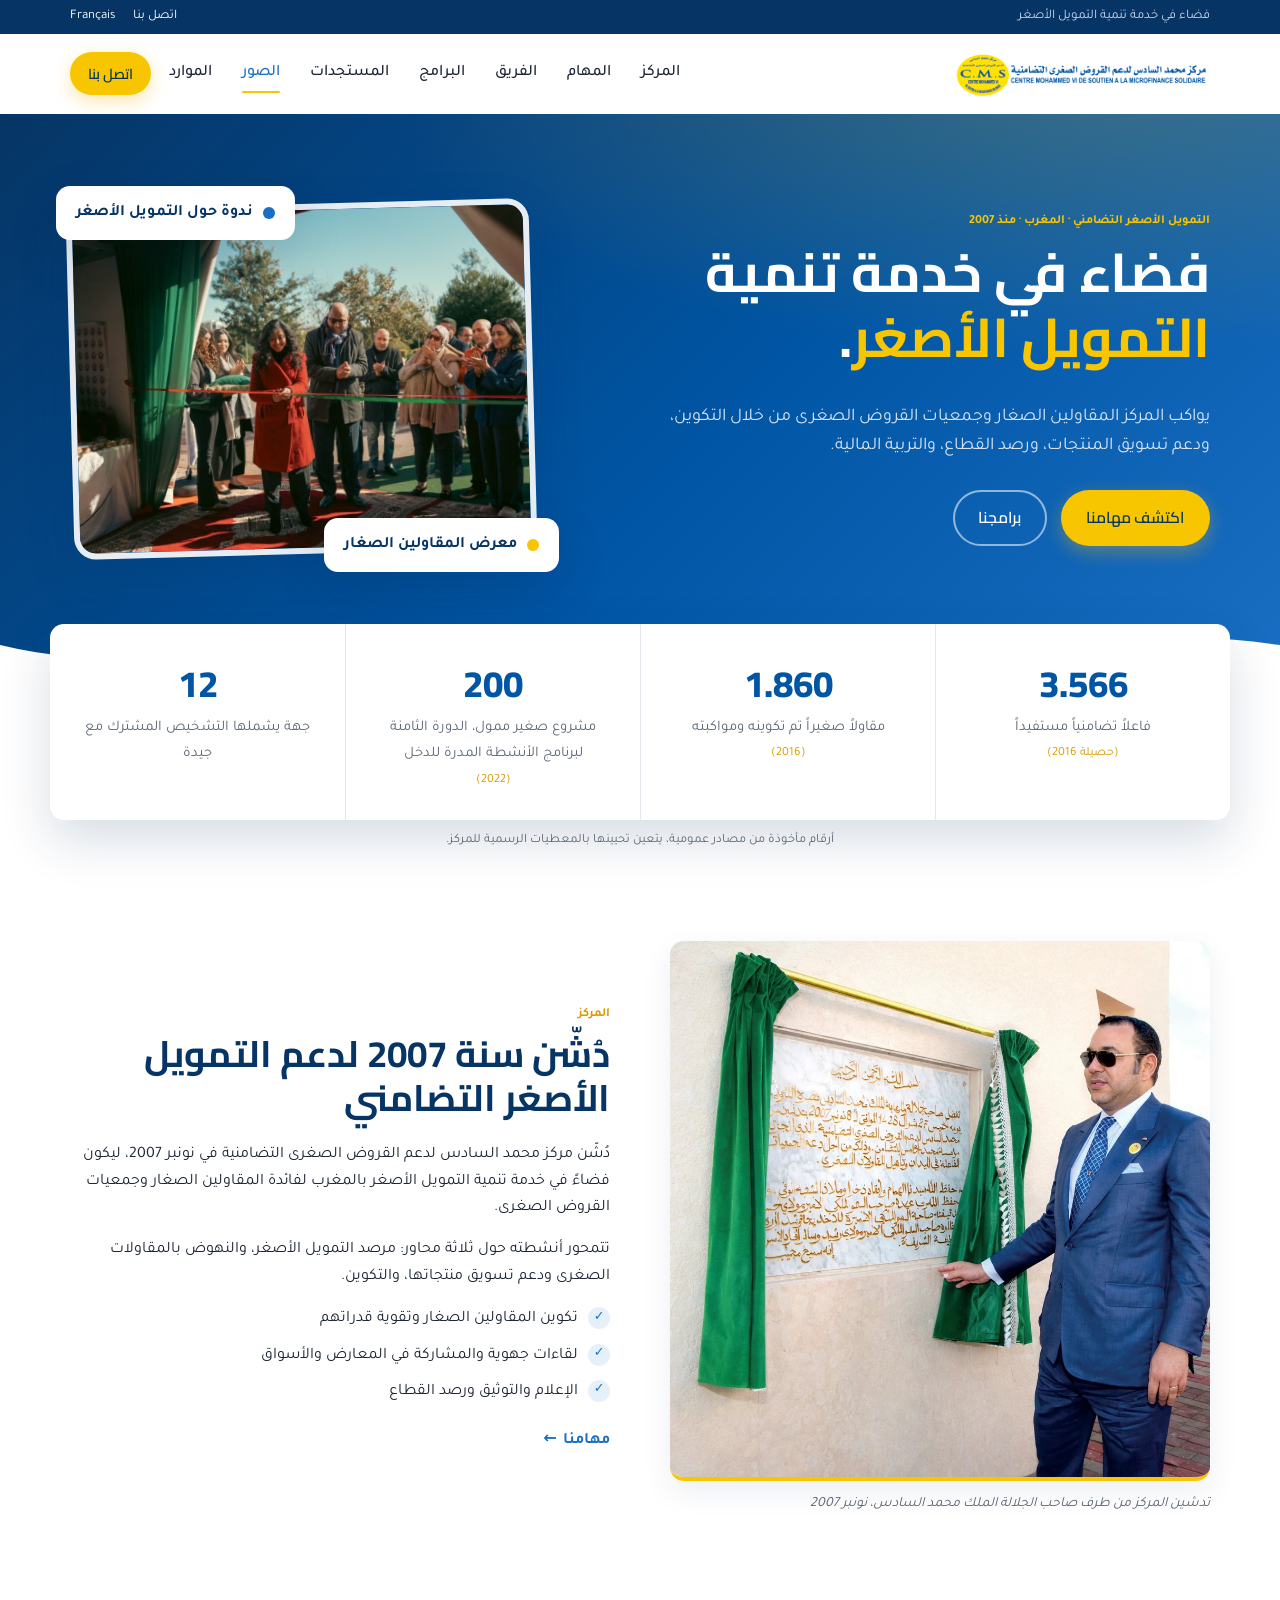
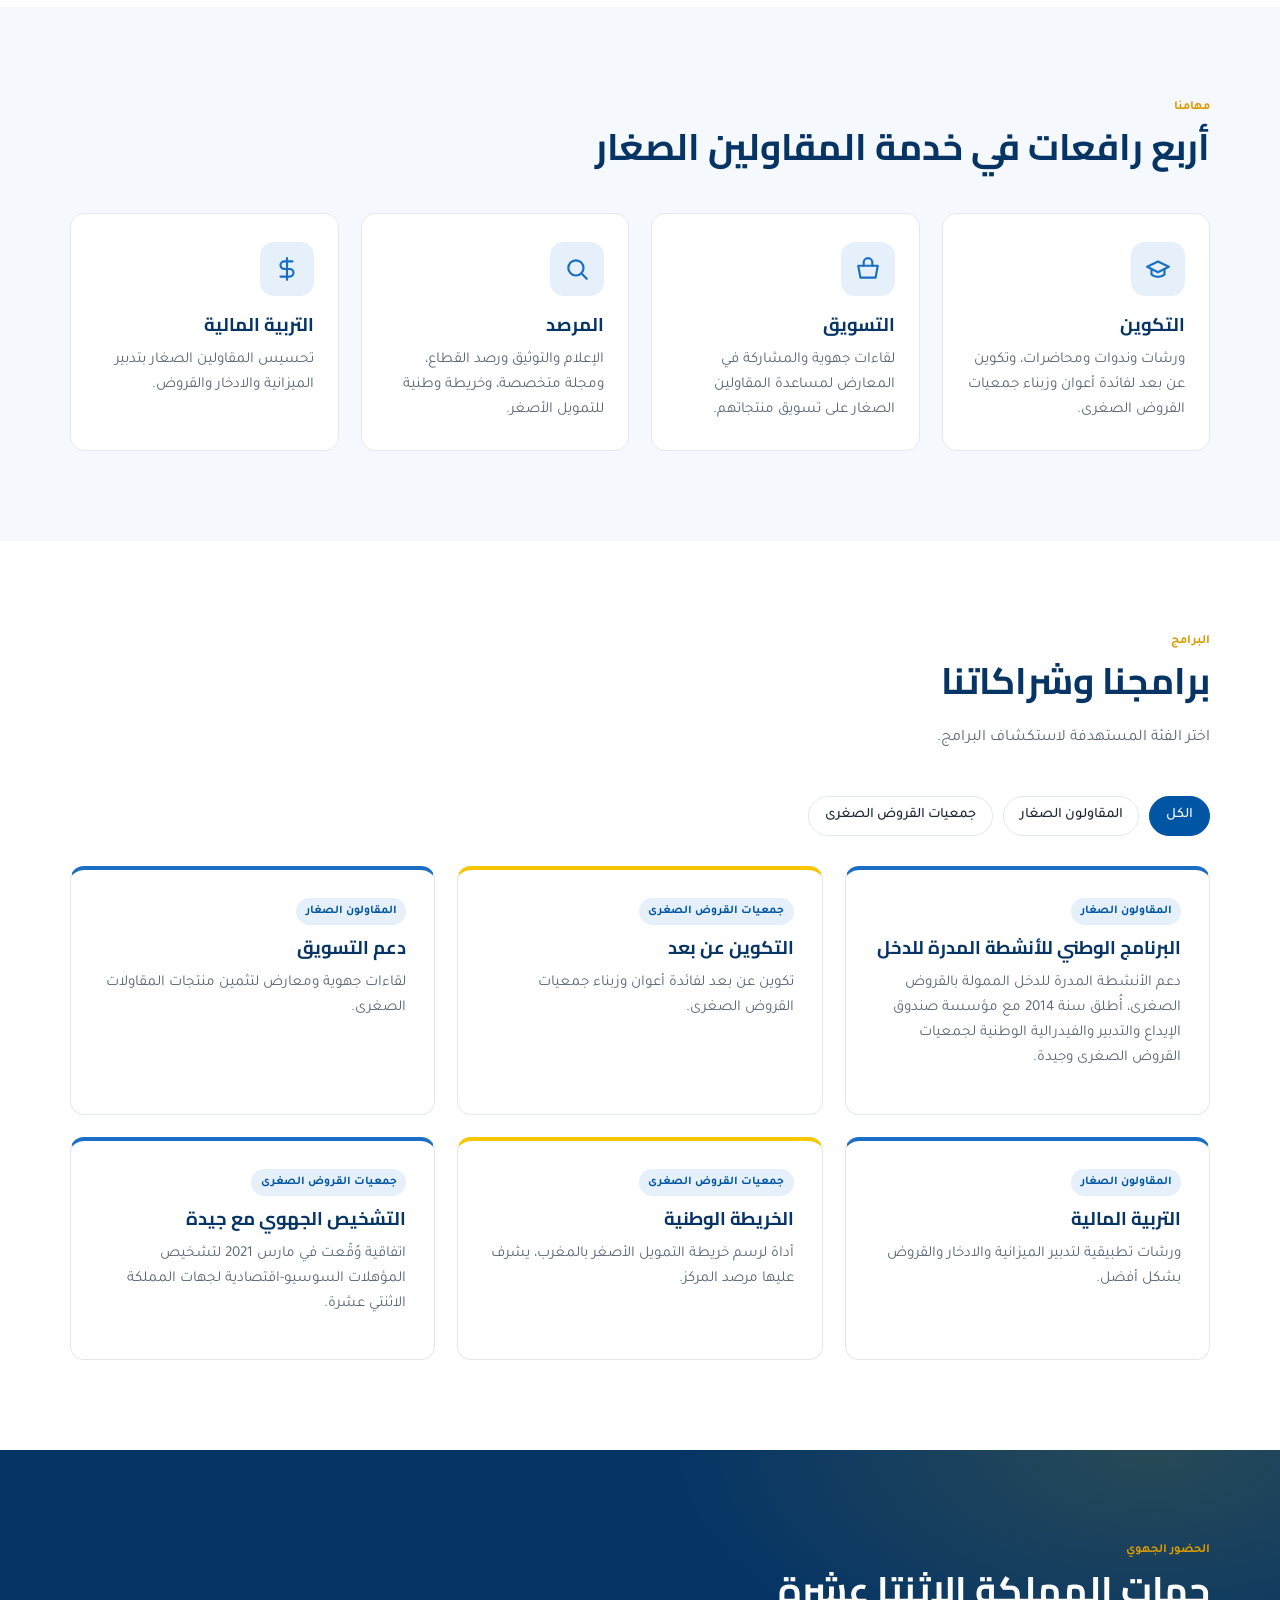
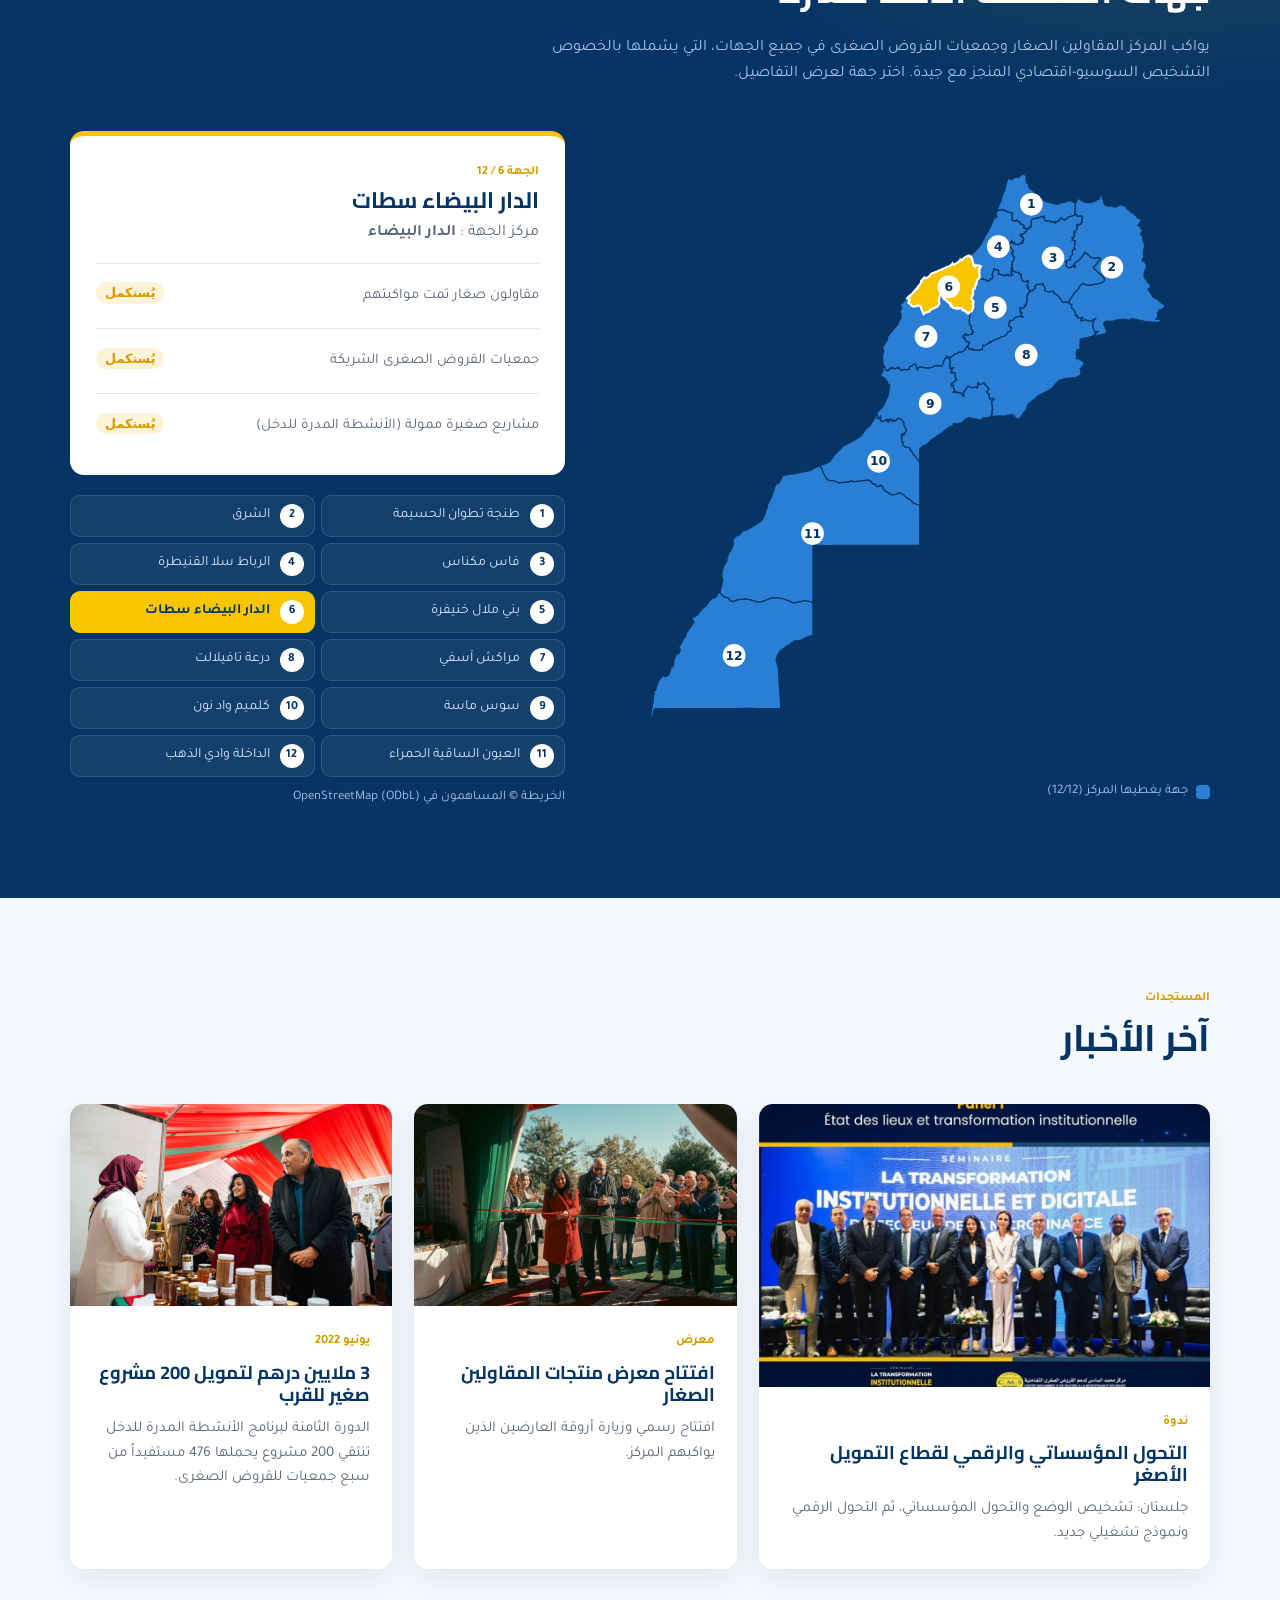
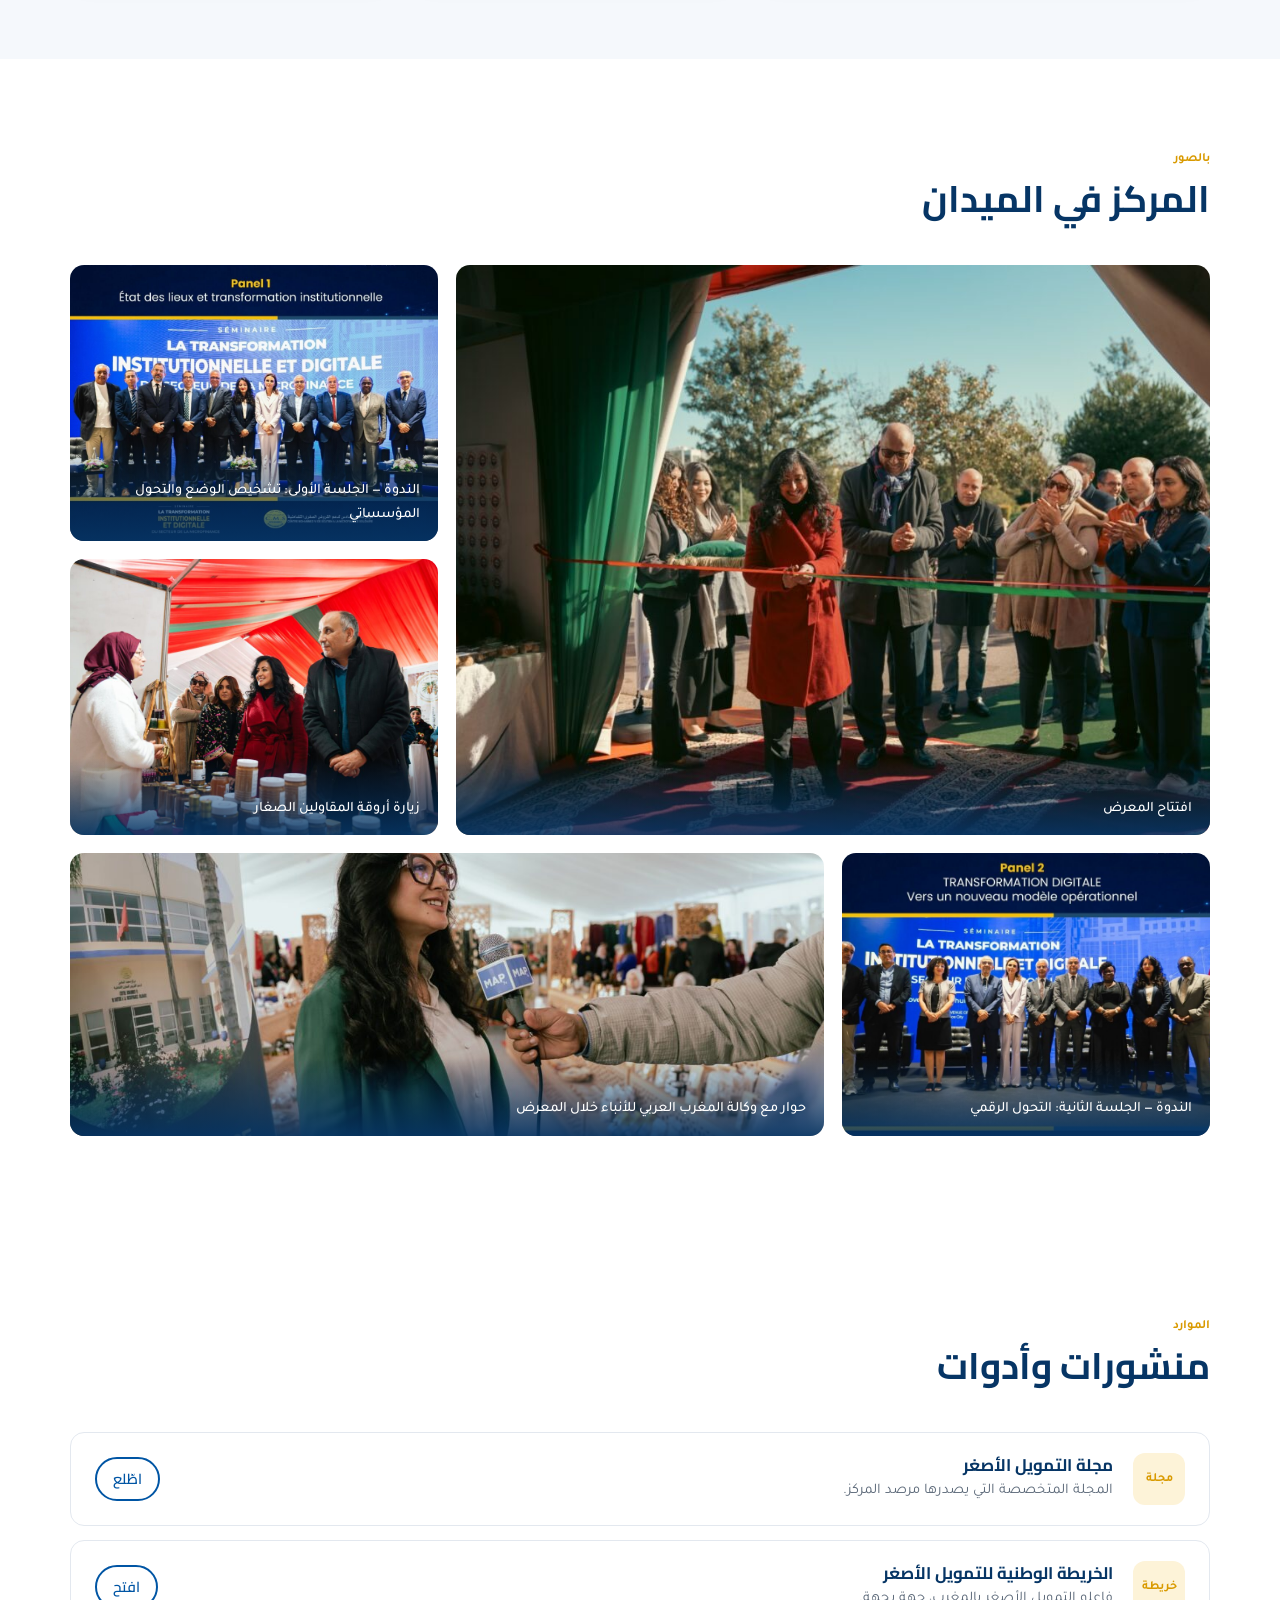
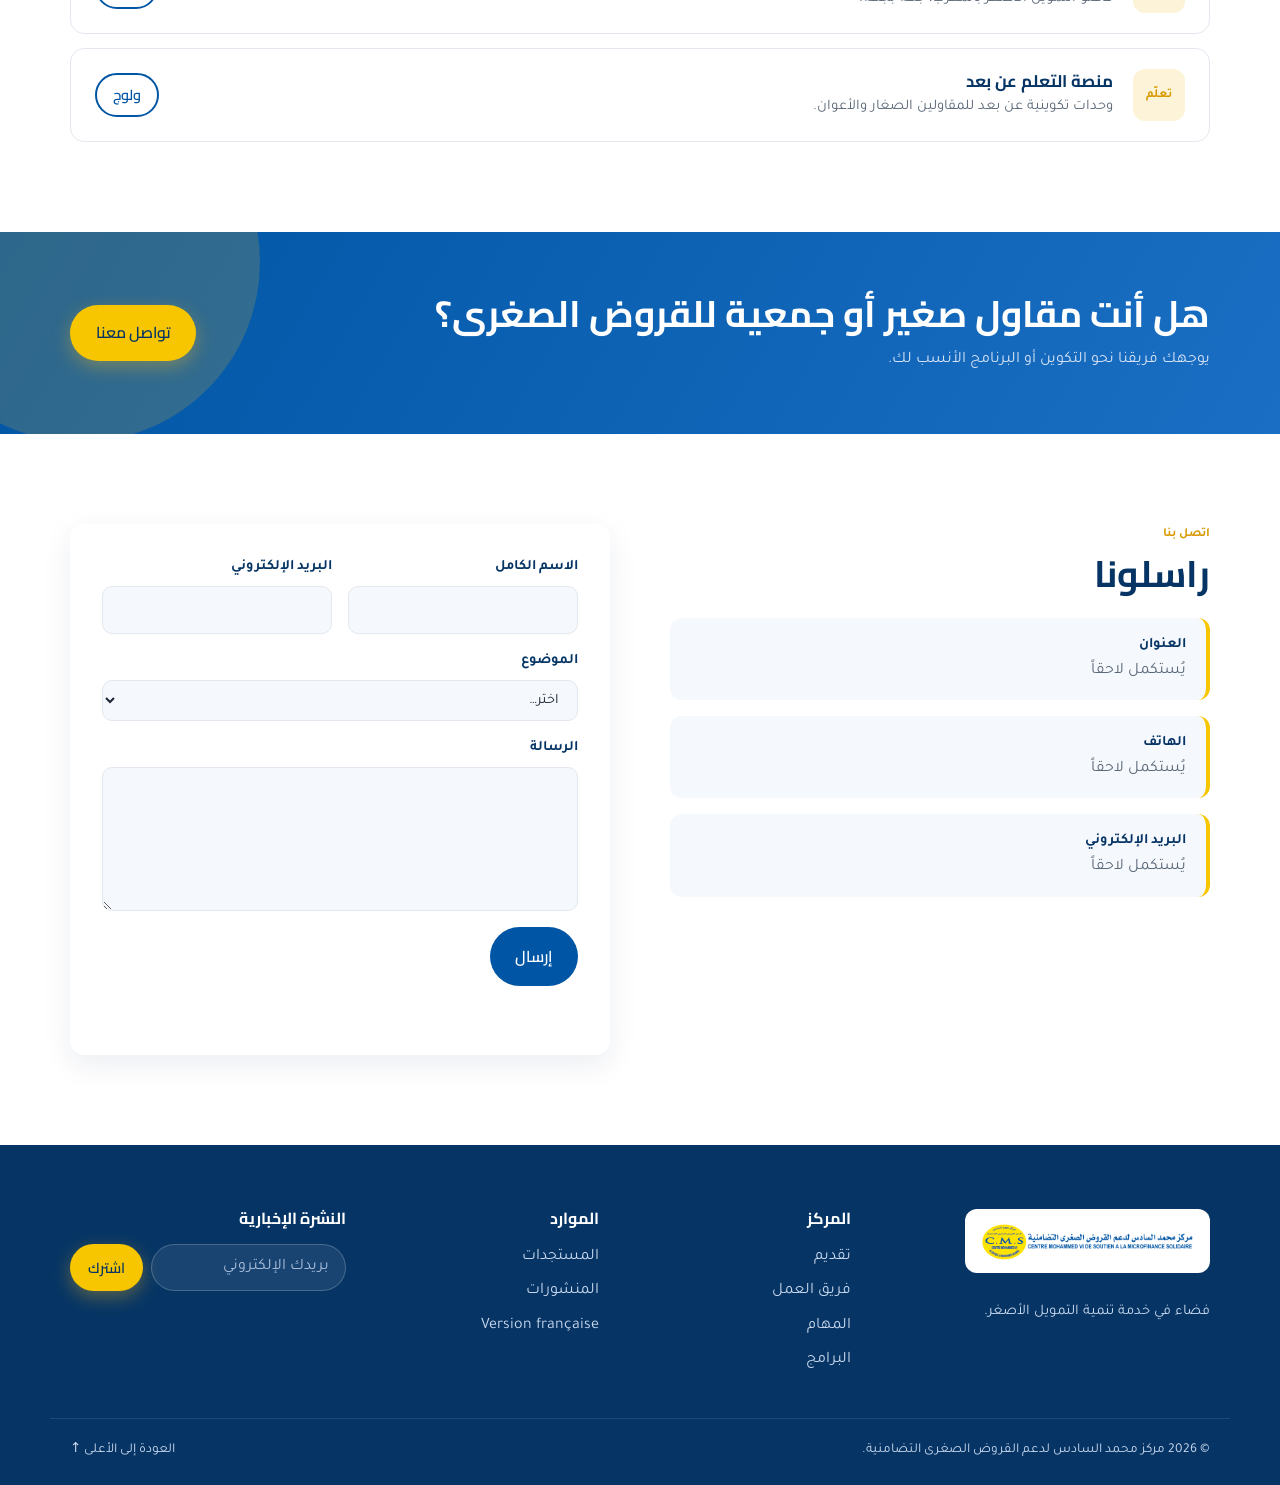
<file: ar.html>
<!doctype html>
<html lang="ar" dir="rtl">
<head>
  <meta charset="utf-8">
  <meta name="viewport" content="width=device-width, initial-scale=1">
  <title>مركز محمد السادس لدعم القروض الصغرى التضامنية</title>
  <meta name="description" content="مركز محمد السادس لدعم القروض الصغرى التضامنية: فضاء في خدمة تنمية التمويل الأصغر بالمغرب.">
  <meta name="theme-color" content="#0055a4">
  <link rel="alternate" hreflang="fr" href="index.html">
  <link rel="preconnect" href="https://fonts.googleapis.com">
  <link rel="preconnect" href="https://fonts.gstatic.com" crossorigin>
  <link href="https://fonts.googleapis.com/css2?family=Cairo:wght@400;500;600;700;800&family=Tajawal:wght@400;500;700&display=swap" rel="stylesheet">
  <link rel="stylesheet" href="css/styles.css">
  <link rel="icon" href="assets/favicon.svg" type="image/svg+xml">
</head>
<body>
  <a class="skip-link" href="#main">الانتقال إلى المحتوى</a>

  <header class="site-header" id="top">
    <div class="topbar">
      <div class="container topbar__inner">
        <span>فضاء في خدمة تنمية التمويل الأصغر</span>
        <div class="topbar__links">
          <a href="#contact">اتصل بنا</a>
          <a href="index.html" lang="fr" hreflang="fr">Français</a>
        </div>
      </div>
    </div>
    <div class="container nav">
      <a class="brand" href="#top" aria-label="الصفحة الرئيسية">
        <img class="brand__logo" src="assets/logo-cms.png" width="588" height="119" alt="مركز محمد السادس لدعم القروض الصغرى التضامنية">
      </a>
      <button class="nav__toggle" aria-expanded="false" aria-controls="nav-menu" aria-label="فتح القائمة">
        <span></span><span></span><span></span>
      </button>
      <nav class="nav__menu" id="nav-menu" aria-label="القائمة الرئيسية">
        <ul>
          <li><a href="#centre">المركز</a></li>
          <li><a href="#missions">المهام</a></li>
          <li><a href="ar-equipe.html">الفريق</a></li>
          <li><a href="#programmes">البرامج</a></li>
          <li><a href="#actualites">المستجدات</a></li>
          <li><a href="#galerie">الصور</a></li>
          <li><a href="#publications">الموارد</a></li>
          <li><a class="btn btn--accent btn--sm" href="#contact">اتصل بنا</a></li>
        </ul>
      </nav>
    </div>
  </header>

  <main id="main">
    <section class="hero">
      <div class="container hero__inner">
        <div class="hero__content reveal">
          <p class="eyebrow">التمويل الأصغر التضامني · المغرب · منذ 2007</p>
          <h1>فضاء في خدمة تنمية <span class="hl">التمويل الأصغر</span>.</h1>
          <p class="lead">يواكب المركز المقاولين الصغار وجمعيات القروض الصغرى من خلال التكوين، ودعم تسويق المنتجات، ورصد القطاع، والتربية المالية.</p>
          <div class="hero__cta">
            <a class="btn btn--accent" href="#missions">اكتشف مهامنا</a>
            <a class="btn btn--ghost" href="#programmes">برامجنا</a>
          </div>
        </div>
        <div class="hero__visual reveal">
          <figure class="hero__photo"><img src="assets/photos/salon-inauguration.jpg" width="1024" height="682" alt="افتتاح معرض منتجات المقاولين الصغار"></figure>
          <div class="hero__card hero__card--1" aria-hidden="true"><span class="dot dot--y"></span>معرض المقاولين الصغار</div>
          <div class="hero__card hero__card--3" aria-hidden="true"><span class="dot"></span>ندوة حول التمويل الأصغر</div>
        </div>
      </div>
      <svg class="hero__wave" viewBox="0 0 1440 90" preserveAspectRatio="none" aria-hidden="true">
        <path d="M0,40 C240,90 480,0 720,30 C960,60 1200,10 1440,40 L1440,90 L0,90 Z"></path>
      </svg>
    </section>

    <section class="stats" aria-label="أرقام رئيسية">
      <div class="container stats__grid">
        <div class="stat reveal"><span class="stat__num" data-count="3566">3566</span><span class="stat__label">فاعلاً تضامنياً مستفيداً <em>(حصيلة 2016)</em></span></div>
        <div class="stat reveal"><span class="stat__num" data-count="1860">1860</span><span class="stat__label">مقاولاً صغيراً تم تكوينه ومواكبته <em>(2016)</em></span></div>
        <div class="stat reveal"><span class="stat__num" data-count="200">200</span><span class="stat__label">مشروع صغير ممول، الدورة الثامنة لبرنامج الأنشطة المدرة للدخل <em>(2022)</em></span></div>
        <div class="stat reveal"><span class="stat__num" data-count="12">12</span><span class="stat__label">جهة يشملها التشخيص المشترك مع جيدة</span></div>
      </div>
      <p class="container stats__note">أرقام مأخوذة من مصادر عمومية، يتعين تحيينها بالمعطيات الرسمية للمركز.</p>
    </section>

    <section class="section" id="centre">
      <div class="container split">
        <div class="split__media reveal">
          <figure class="photo-fig"><img class="photo photo--square" src="assets/photos/inauguration-centre-2007.jpg" width="1024" height="1024" alt="صاحب الجلالة الملك محمد السادس يزيح الستار عن اللوحة التذكارية لتدشين المركز، نونبر 2007" loading="lazy"><figcaption>تدشين المركز من طرف صاحب الجلالة الملك محمد السادس، نونبر 2007</figcaption></figure>
        </div>
        <div class="split__content reveal">
          <p class="eyebrow">المركز</p>
          <h2>دُشّن سنة 2007 لدعم التمويل الأصغر التضامني</h2>
          <p>دُشّن مركز محمد السادس لدعم القروض الصغرى التضامنية في نونبر 2007، ليكون فضاءً في خدمة تنمية التمويل الأصغر بالمغرب لفائدة المقاولين الصغار وجمعيات القروض الصغرى.</p>
          <p>تتمحور أنشطته حول ثلاثة محاور: مرصد التمويل الأصغر، والنهوض بالمقاولات الصغرى ودعم تسويق منتجاتها، والتكوين.</p>
          <ul class="checklist">
            <li>تكوين المقاولين الصغار وتقوية قدراتهم</li>
            <li>لقاءات جهوية والمشاركة في المعارض والأسواق</li>
            <li>الإعلام والتوثيق ورصد القطاع</li>
          </ul>
          <a class="link-arrow" href="#missions">مهامنا</a>
        </div>
      </div>
    </section>

    <section class="section section--tint" id="missions">
      <div class="container">
        <header class="section__head reveal">
          <p class="eyebrow">مهامنا</p>
          <h2>أربع رافعات في خدمة المقاولين الصغار</h2>
        </header>
        <div class="cards">
          <article class="card reveal">
            <div class="card__icon" aria-hidden="true"><svg viewBox="0 0 24 24"><path d="M22 10 12 5 2 10l10 5 10-5z"/><path d="M6 12v5c3 3 9 3 12 0v-5"/></svg></div>
            <h3>التكوين</h3>
            <p>ورشات وندوات ومحاضرات، وتكوين عن بعد لفائدة أعوان وزبناء جمعيات القروض الصغرى.</p>
          </article>
          <article class="card reveal">
            <div class="card__icon" aria-hidden="true"><svg viewBox="0 0 24 24"><path d="M3 9h18l-2 11H5L3 9z"/><path d="M8 9V6a4 4 0 0 1 8 0v3"/></svg></div>
            <h3>التسويق</h3>
            <p>لقاءات جهوية والمشاركة في المعارض لمساعدة المقاولين الصغار على تسويق منتجاتهم.</p>
          </article>
          <article class="card reveal">
            <div class="card__icon" aria-hidden="true"><svg viewBox="0 0 24 24"><circle cx="11" cy="11" r="7"/><path d="m21 21-4.3-4.3"/></svg></div>
            <h3>المرصد</h3>
            <p>الإعلام والتوثيق ورصد القطاع، ومجلة متخصصة، وخريطة وطنية للتمويل الأصغر.</p>
          </article>
          <article class="card reveal">
            <div class="card__icon" aria-hidden="true"><svg viewBox="0 0 24 24"><path d="M12 2v20M17 5H9.5a3.5 3.5 0 0 0 0 7h5a3.5 3.5 0 0 1 0 7H6"/></svg></div>
            <h3>التربية المالية</h3>
            <p>تحسيس المقاولين الصغار بتدبير الميزانية والادخار والقروض.</p>
          </article>
        </div>
      </div>
    </section>

    <section class="section" id="programmes">
      <div class="container">
        <header class="section__head reveal">
          <p class="eyebrow">البرامج</p>
          <h2>برامجنا وشراكاتنا</h2>
          <p>اختر الفئة المستهدفة لاستكشاف البرامج.</p>
        </header>
        <div class="filters" role="group" aria-label="تصفية البرامج">
          <button class="chip is-active" data-filter="all" aria-pressed="true">الكل</button>
          <button class="chip" data-filter="entrepreneurs" aria-pressed="false">المقاولون الصغار</button>
          <button class="chip" data-filter="institutions" aria-pressed="false">جمعيات القروض الصغرى</button>
        </div>
        <div class="programs">
          <article class="program reveal" data-cat="entrepreneurs">
            <span class="tag">المقاولون الصغار</span>
            <h3>البرنامج الوطني للأنشطة المدرة للدخل</h3>
            <p>دعم الأنشطة المدرة للدخل الممولة بالقروض الصغرى، أُطلق سنة 2014 مع مؤسسة صندوق الإيداع والتدبير والفيدرالية الوطنية لجمعيات القروض الصغرى وجيدة.</p>
          </article>
          <article class="program reveal" data-cat="institutions">
            <span class="tag">جمعيات القروض الصغرى</span>
            <h3>التكوين عن بعد</h3>
            <p>تكوين عن بعد لفائدة أعوان وزبناء جمعيات القروض الصغرى.</p>
          </article>
          <article class="program reveal" data-cat="entrepreneurs">
            <span class="tag">المقاولون الصغار</span>
            <h3>دعم التسويق</h3>
            <p>لقاءات جهوية ومعارض لتثمين منتجات المقاولات الصغرى.</p>
          </article>
          <article class="program reveal" data-cat="entrepreneurs">
            <span class="tag">المقاولون الصغار</span>
            <h3>التربية المالية</h3>
            <p>ورشات تطبيقية لتدبير الميزانية والادخار والقروض بشكل أفضل.</p>
          </article>
          <article class="program reveal" data-cat="institutions">
            <span class="tag">جمعيات القروض الصغرى</span>
            <h3>الخريطة الوطنية</h3>
            <p>أداة لرسم خريطة التمويل الأصغر بالمغرب، يشرف عليها مرصد المركز.</p>
          </article>
          <article class="program reveal" data-cat="institutions">
            <span class="tag">جمعيات القروض الصغرى</span>
            <h3>التشخيص الجهوي مع جيدة</h3>
            <p>اتفاقية وُقّعت في مارس 2021 لتشخيص المؤهلات السوسيو-اقتصادية لجهات المملكة الاثنتي عشرة.</p>
          </article>
        </div>
      </div>
    </section>

    <section class="section section--dark" id="regions">
      <div class="container">
        <header class="section__head reveal">
          <p class="eyebrow">الحضور الجهوي</p>
          <h2>جهات المملكة الاثنتا عشرة</h2>
          <p>يواكب المركز المقاولين الصغار وجمعيات القروض الصغرى في جميع الجهات، التي يشملها بالخصوص التشخيص السوسيو-اقتصادي المنجز مع جيدة. اختر جهة لعرض التفاصيل.</p>
        </header>
        <div class="map">
          <div class="map__canvas">
            <div id="carte-maroc"></div>
            <p class="map__legend"><span class="map__swatch"></span>جهة يغطيها المركز (12/12)</p>
          </div>
          <div class="map__side">
            <div class="map__panel" id="carte-panel" aria-live="polite"></div>
            <div class="map__list" id="carte-liste"></div>
            <p class="map__src">الخريطة © المساهمون في OpenStreetMap (ODbL)</p>
          </div>
        </div>
      </div>
    </section>

    <section class="section section--tint" id="actualites">
      <div class="container">
        <header class="section__head reveal">
          <p class="eyebrow">المستجدات</p>
          <h2>آخر الأخبار</h2>
        </header>
        <div class="news">
          <article class="news__item reveal">
            <img class="news__img" src="assets/photos/seminaire-panel-1.jpg" alt="" loading="lazy">
            <div class="news__body">
              <time>ندوة</time>
              <h3><a href="#galerie">التحول المؤسساتي والرقمي لقطاع التمويل الأصغر</a></h3>
              <p>جلستان: تشخيص الوضع والتحول المؤسساتي، ثم التحول الرقمي ونموذج تشغيلي جديد.</p>
            </div>
          </article>
          <article class="news__item reveal">
            <img class="news__img" src="assets/photos/salon-inauguration.jpg" alt="" loading="lazy">
            <div class="news__body">
              <time>معرض</time>
              <h3><a href="#galerie">افتتاح معرض منتجات المقاولين الصغار</a></h3>
              <p>افتتاح رسمي وزيارة أروقة العارضين الذين يواكبهم المركز.</p>
            </div>
          </article>
          <article class="news__item reveal">
            <img class="news__img" src="assets/photos/salon-visite-stands.jpg" alt="" loading="lazy">
            <div class="news__body">
              <time>يونيو 2022</time>
              <h3><a href="https://www.yabiladi.com/articles/details/137052/maroc-pour-financement-micro-projets-proximite.html" target="_blank" rel="noopener">3 ملايين درهم لتمويل 200 مشروع صغير للقرب</a></h3>
              <p>الدورة الثامنة لبرنامج الأنشطة المدرة للدخل تنتقي 200 مشروع يحملها 476 مستفيداً من سبع جمعيات للقروض الصغرى.</p>
            </div>
          </article>
        </div>
      </div>
    </section>

    <section class="section" id="galerie">
      <div class="container">
        <header class="section__head reveal">
          <p class="eyebrow">بالصور</p>
          <h2>المركز في الميدان</h2>
        </header>
        <div class="gallery">
          <figure class="gallery__item gallery__item--wide reveal"><img src="assets/photos/salon-inauguration.jpg" alt="افتتاح المعرض"><figcaption>افتتاح المعرض</figcaption></figure>
          <figure class="gallery__item reveal"><img src="assets/photos/seminaire-panel-1.jpg" alt="الندوة — الجلسة الأولى: تشخيص الوضع والتحول المؤسساتي"><figcaption>الندوة — الجلسة الأولى: تشخيص الوضع والتحول المؤسساتي</figcaption></figure>
          <figure class="gallery__item reveal"><img src="assets/photos/salon-visite-stands.jpg" alt="زيارة أروقة المقاولين الصغار"><figcaption>زيارة أروقة المقاولين الصغار</figcaption></figure>
          <figure class="gallery__item reveal"><img src="assets/photos/seminaire-panel-2.jpg" alt="الندوة — الجلسة الثانية: التحول الرقمي"><figcaption>الندوة — الجلسة الثانية: التحول الرقمي</figcaption></figure>
          <figure class="gallery__item reveal"><img src="assets/photos/salon-interview-map.jpg" alt="حوار مع وكالة المغرب العربي للأنباء خلال المعرض"><figcaption>حوار مع وكالة المغرب العربي للأنباء خلال المعرض</figcaption></figure>
        </div>
      </div>
    </section>

    <section class="section" id="publications">
      <div class="container">
        <header class="section__head reveal">
          <p class="eyebrow">الموارد</p>
          <h2>منشورات وأدوات</h2>
        </header>
        <ul class="docs">
          <li class="doc reveal"><span class="doc__type">مجلة</span><div><h3>مجلة التمويل الأصغر</h3><p>المجلة المتخصصة التي يصدرها مرصد المركز.</p></div><a class="btn btn--outline btn--sm" href="#">اطّلع</a></li>
          <li class="doc reveal"><span class="doc__type">خريطة</span><div><h3>الخريطة الوطنية للتمويل الأصغر</h3><p>فاعلو التمويل الأصغر بالمغرب، جهة بجهة.</p></div><a class="btn btn--outline btn--sm" href="#">افتح</a></li>
          <li class="doc reveal"><span class="doc__type">تعلّم</span><div><h3>منصة التعلم عن بعد</h3><p>وحدات تكوينية عن بعد للمقاولين الصغار والأعوان.</p></div><a class="btn btn--outline btn--sm" href="#">ولوج</a></li>
        </ul>
      </div>
    </section>

    <section class="cta">
      <div class="container cta__inner reveal">
        <div>
          <h2>هل أنت مقاول صغير أو جمعية للقروض الصغرى؟</h2>
          <p>يوجهك فريقنا نحو التكوين أو البرنامج الأنسب لك.</p>
        </div>
        <a class="btn btn--accent" href="#contact">تواصل معنا</a>
      </div>
    </section>

    <section class="section" id="contact">
      <div class="container split split--contact">
        <div class="reveal">
          <p class="eyebrow">اتصل بنا</p>
          <h2>راسلونا</h2>
          <ul class="contact-list">
            <li><strong>العنوان</strong><span>يُستكمل لاحقاً</span></li>
            <li><strong>الهاتف</strong><span>يُستكمل لاحقاً</span></li>
            <li><strong>البريد الإلكتروني</strong><span>يُستكمل لاحقاً</span></li>
          </ul>
        </div>
        <form class="form reveal" id="contact-form" novalidate>
          <div class="form__row">
            <label>الاسم الكامل<input id="cf-name" name="name" type="text" autocomplete="name" required></label>
            <label>البريد الإلكتروني<input id="cf-email" name="email" type="email" autocomplete="email" dir="ltr" required></label>
          </div>
          <label>الموضوع
            <select id="cf-subject" name="subject" required>
              <option value="">اختر…</option>
              <option>طلب معلومات</option>
              <option>التكوين</option>
              <option>شراكة</option>
              <option>الصحافة</option>
            </select>
          </label>
          <label>الرسالة<textarea id="cf-message" name="message" rows="5" required></textarea></label>
          <button class="btn btn--primary" type="submit">إرسال</button>
          <p class="form__status" role="status" aria-live="polite"></p>
        </form>
      </div>
    </section>
  </main>

  <footer class="site-footer">
    <div class="container footer__grid">
      <div>
        <a class="footer__logo" href="#top"><img src="assets/logo-cms.png" width="588" height="119" alt="مركز محمد السادس لدعم القروض الصغرى التضامنية"></a>
        <p class="footer__tag">فضاء في خدمة تنمية التمويل الأصغر.</p>
      </div>
      <div>
        <h4>المركز</h4>
        <ul><li><a href="#centre">تقديم</a></li><li><a href="ar-equipe.html">فريق العمل</a></li><li><a href="#missions">المهام</a></li><li><a href="#programmes">البرامج</a></li></ul>
      </div>
      <div>
        <h4>الموارد</h4>
        <ul><li><a href="#actualites">المستجدات</a></li><li><a href="#publications">المنشورات</a></li><li><a href="index.html" lang="fr">Version française</a></li></ul>
      </div>
      <div>
        <h4>النشرة الإخبارية</h4>
        <form class="newsletter" id="newsletter-form" novalidate>
          <label class="sr-only" for="nl-email">البريد الإلكتروني</label>
          <input id="nl-email" type="email" placeholder="بريدك الإلكتروني" required>
          <button class="btn btn--accent btn--sm" type="submit">اشترك</button>
        </form>
        <p class="newsletter__status" role="status" aria-live="polite"></p>
      </div>
    </div>
    <div class="container footer__bottom">
      <p>© <span id="year"></span> مركز محمد السادس لدعم القروض الصغرى التضامنية.</p>
      <a href="#top">العودة إلى الأعلى ↑</a>
    </div>
  </footer>

  <script src="js/main.js" defer></script>
  <script src="js/carte.js" defer></script>
</body>
</html>
</file>
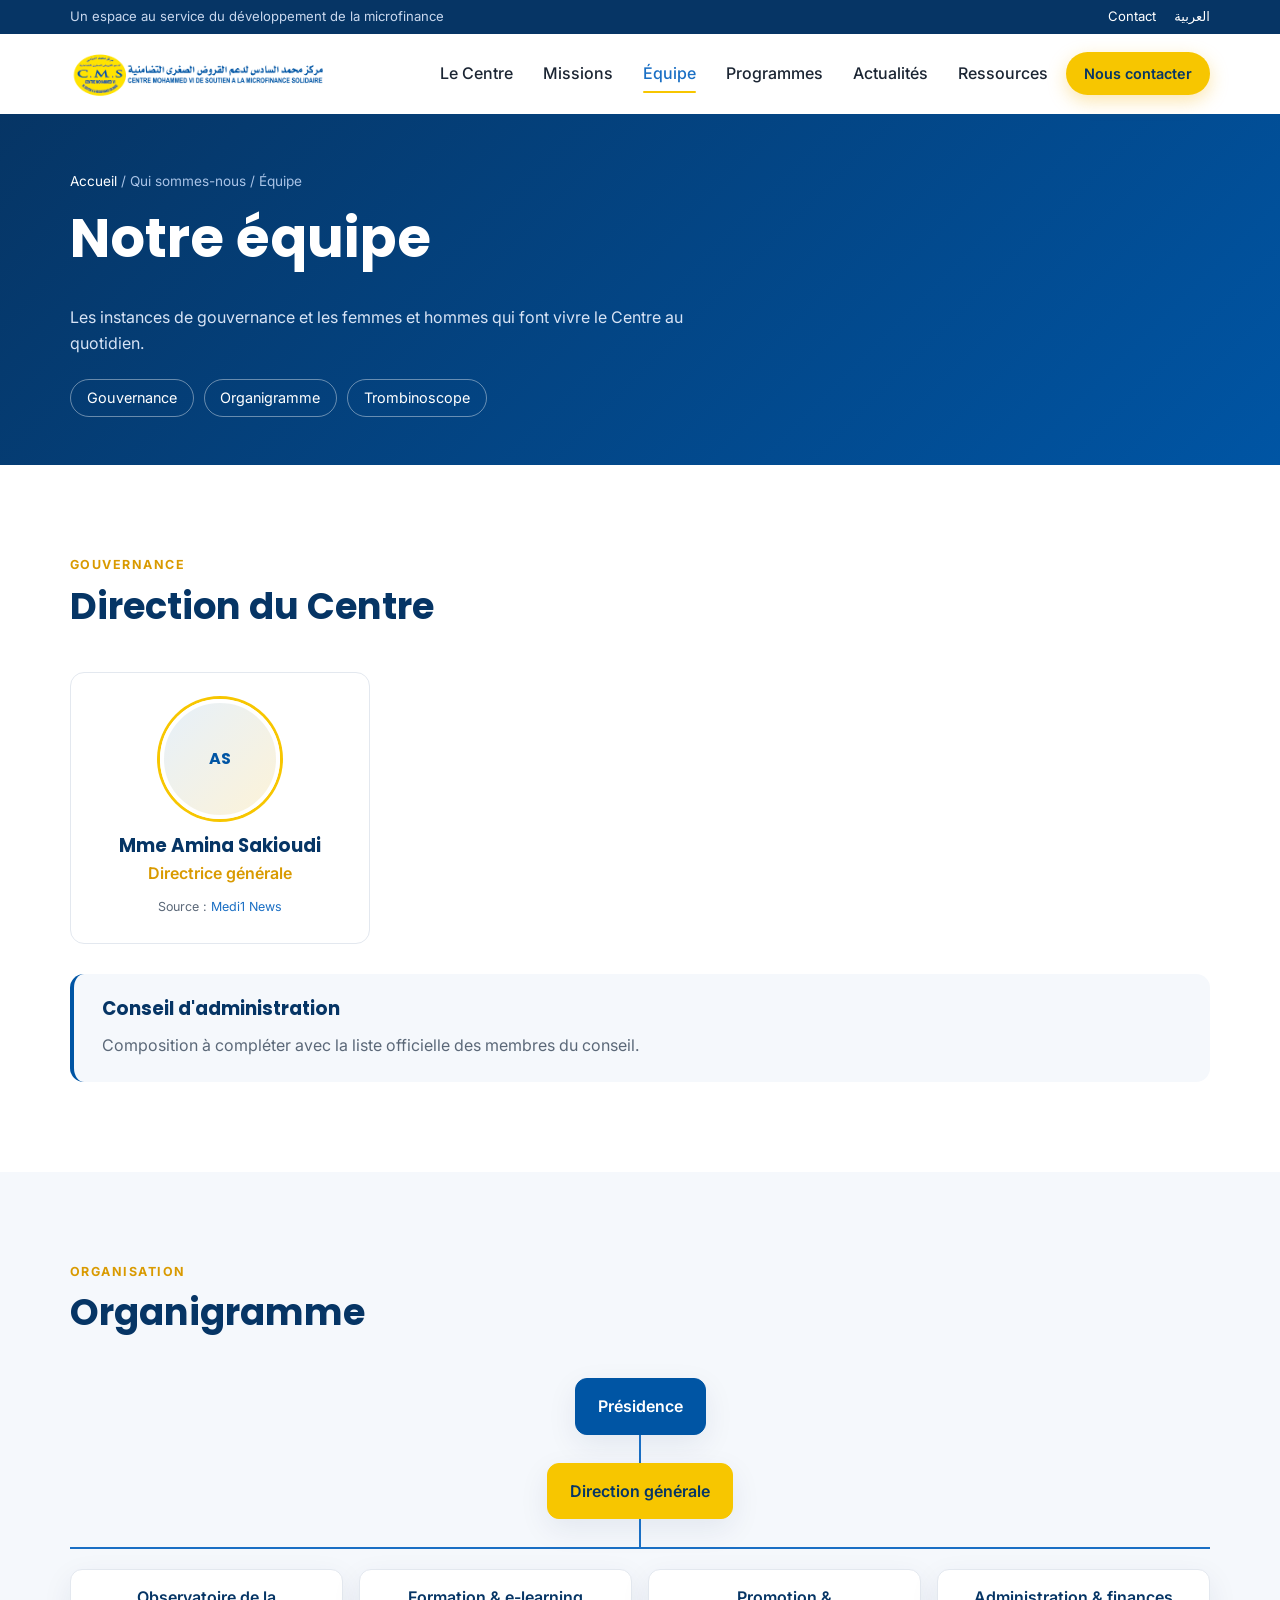
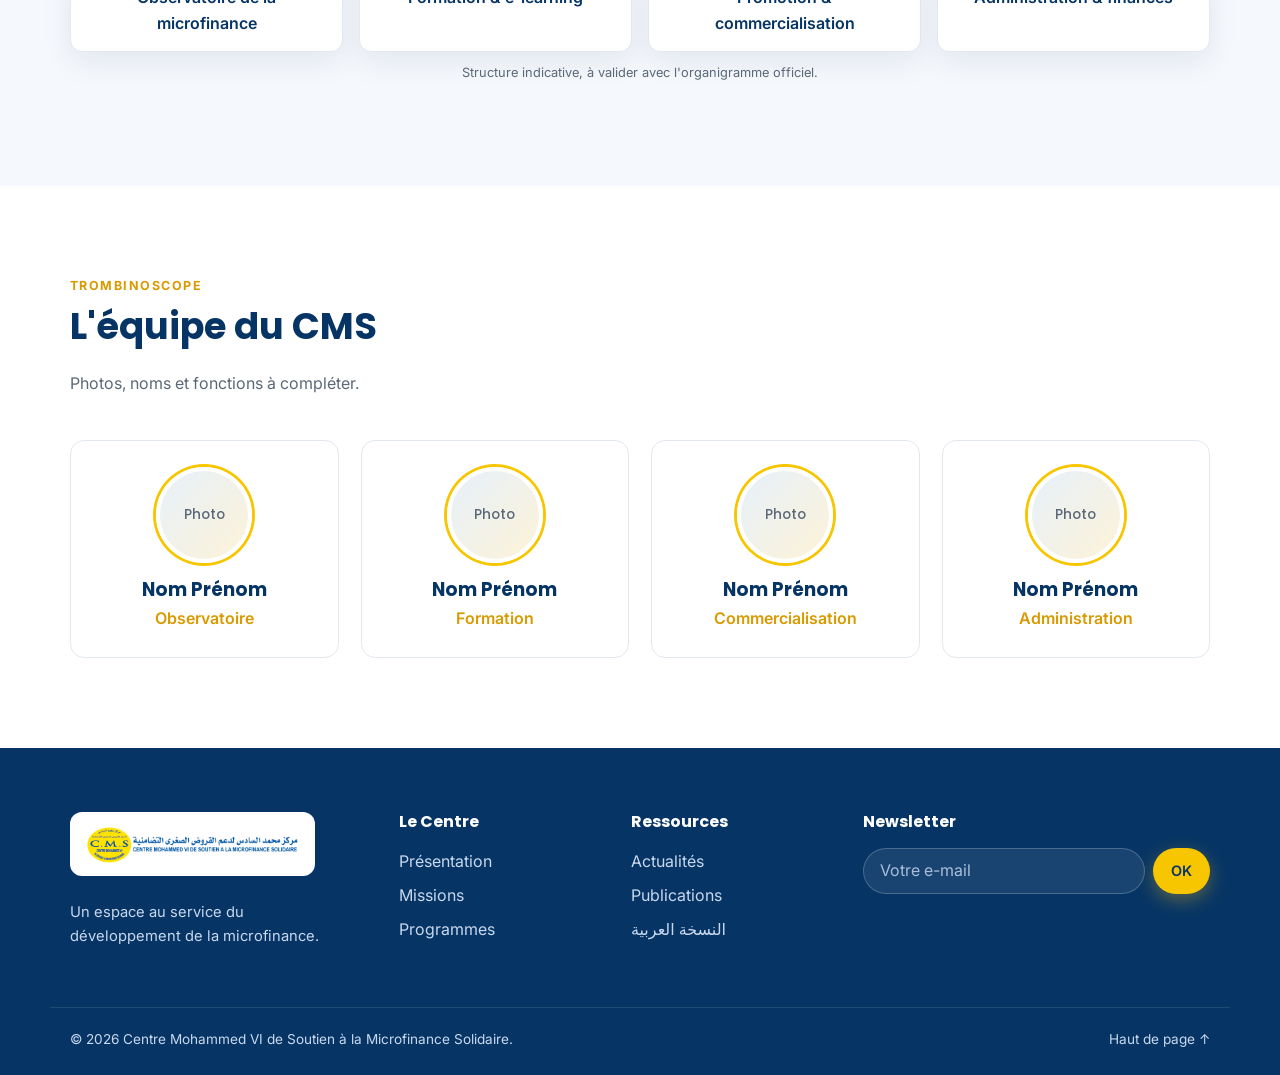
<file: equipe.html>
<!doctype html>
<html lang="fr" dir="ltr">
<head>
  <meta charset="utf-8">
  <meta name="viewport" content="width=device-width, initial-scale=1">
  <title>Notre équipe — CMS</title>
  <meta name="description" content="Le Centre Mohammed VI de Soutien à la Microfinance Solidaire (CMS) : un espace au service du développement de la microfinance au Maroc.">
  <meta name="theme-color" content="#0055a4">
  <link rel="alternate" hreflang="ar" href="ar.html">
  <link rel="preconnect" href="https://fonts.googleapis.com">
  <link rel="preconnect" href="https://fonts.gstatic.com" crossorigin>
  <link href="https://fonts.googleapis.com/css2?family=Inter:wght@400;500;600;700&family=Poppins:wght@600;700;800&display=swap" rel="stylesheet">
  <link rel="stylesheet" href="css/styles.css">
  <link rel="icon" href="assets/favicon.svg" type="image/svg+xml">
</head>
<body>
  <a class="skip-link" href="#main">Aller au contenu</a>

  <!-- ============ Header ============ -->
  <header class="site-header" id="top">
    <div class="topbar">
      <div class="container topbar__inner">
        <span>Un espace au service du développement de la microfinance</span>
        <div class="topbar__links">
          <a href="index.html#contact">Contact</a>
          <a href="ar-equipe.html" lang="ar" hreflang="ar">العربية</a>
        </div>
      </div>
    </div>
    <div class="container nav">
      <a class="brand" href="index.html" aria-label="CMS — Accueil">
        <img class="brand__logo" src="assets/logo-cms.png" width="588" height="119" alt="Centre Mohammed VI de Soutien à la Microfinance Solidaire">
      </a>
      <button class="nav__toggle" aria-expanded="false" aria-controls="nav-menu" aria-label="Ouvrir le menu">
        <span></span><span></span><span></span>
      </button>
      <nav class="nav__menu" id="nav-menu" aria-label="Navigation principale">
        <ul>
          <li><a href="index.html#centre">Le Centre</a></li>
          <li><a href="index.html#missions">Missions</a></li>
          <li><a class="is-active" href="equipe.html" aria-current="page">Équipe</a></li>
          <li><a href="index.html#programmes">Programmes</a></li>
          <li><a href="index.html#actualites">Actualités</a></li>
          <li><a href="index.html#publications">Ressources</a></li>
          <li><a class="btn btn--accent btn--sm" href="index.html#contact">Nous contacter</a></li>
        </ul>
      </nav>
    </div>
  </header>

  <main id="main">
    <section class="page-hero">
      <div class="container">
        <nav class="crumbs" aria-label="Fil d'Ariane"><a href="index.html">Accueil</a> <span>/</span> Qui sommes-nous <span>/</span> Équipe</nav>
        <h1>Notre équipe</h1>
        <p class="lead">Les instances de gouvernance et les femmes et hommes qui font vivre le Centre au quotidien.</p>
        <div class="subnav">
          <a href="#gouvernance">Gouvernance</a><a href="#organigramme">Organigramme</a><a href="#trombinoscope">Trombinoscope</a>
        </div>
      </div>
    </section>

    <section class="section" id="gouvernance">
      <div class="container">
        <header class="section__head"><p class="eyebrow">Gouvernance</p><h2>Direction du Centre</h2></header>
        <div class="team team--lead">
          <article class="member">
            <div class="member__photo"><span>AS</span></div>
            <h3>Mme Amina Sakioudi</h3>
            <p class="member__role">Directrice générale</p>
            <p class="member__src">Source : <a href="https://www.medi1news.com/fr/article/413232.html" target="_blank" rel="noopener">Medi1 News</a></p>
          </article>
        </div>
        <div class="board">
          <h3>Conseil d'administration</h3>
          <p>Composition à compléter avec la liste officielle des membres du conseil.</p>
        </div>
      </div>
    </section>

    <section class="section section--tint" id="organigramme">
      <div class="container">
        <header class="section__head"><p class="eyebrow">Organisation</p><h2>Organigramme</h2></header>
        <div class="org">
          <div class="org__node org__node--top">Présidence</div>
          <div class="org__line"></div>
          <div class="org__node org__node--dg">Direction générale</div>
          <div class="org__line"></div>
          <div class="org__row">
            <div class="org__node">Observatoire de la microfinance</div>
            <div class="org__node">Formation &amp; e-learning</div>
            <div class="org__node">Promotion &amp; commercialisation</div>
            <div class="org__node">Administration &amp; finances</div>
          </div>
        </div>
        <p class="stats__note">Structure indicative, à valider avec l'organigramme officiel.</p>
      </div>
    </section>

    <section class="section" id="trombinoscope">
      <div class="container">
        <header class="section__head"><p class="eyebrow">Trombinoscope</p><h2>L'équipe du CMS</h2><p>Photos, noms et fonctions à compléter.</p></header>
        <div class="team">
          <article class="member member--sm"><div class="member__photo"><span>Photo</span></div><h3>Nom Prénom</h3><p class="member__role">Observatoire</p></article>
          <article class="member member--sm"><div class="member__photo"><span>Photo</span></div><h3>Nom Prénom</h3><p class="member__role">Formation</p></article>
          <article class="member member--sm"><div class="member__photo"><span>Photo</span></div><h3>Nom Prénom</h3><p class="member__role">Commercialisation</p></article>
          <article class="member member--sm"><div class="member__photo"><span>Photo</span></div><h3>Nom Prénom</h3><p class="member__role">Administration</p></article>
        </div>
      </div>
    </section>
  
  </main>

  <!-- ============ Footer ============ -->
  <footer class="site-footer">
    <div class="container footer__grid">
      <div>
        <a class="footer__logo" href="#top"><img src="assets/logo-cms.png" width="588" height="119" alt="Centre Mohammed VI de Soutien à la Microfinance Solidaire"></a>
        <p class="footer__tag">Un espace au service du développement de la microfinance.</p>
      </div>
      <div>
        <h4>Le Centre</h4>
        <ul><li><a href="index.html#centre">Présentation</a></li><li><a href="index.html#missions">Missions</a></li><li><a href="index.html#programmes">Programmes</a></li></ul>
      </div>
      <div>
        <h4>Ressources</h4>
        <ul><li><a href="index.html#actualites">Actualités</a></li><li><a href="index.html#publications">Publications</a></li><li><a href="ar.html" lang="ar">النسخة العربية</a></li></ul>
      </div>
      <div>
        <h4>Newsletter</h4>
        <form class="newsletter" id="newsletter-form" novalidate>
          <label class="sr-only" for="nl-email">E-mail</label>
          <input id="nl-email" type="email" placeholder="Votre e-mail" required>
          <button class="btn btn--accent btn--sm" type="submit">OK</button>
        </form>
        <p class="newsletter__status" role="status" aria-live="polite"></p>
      </div>
    </div>
    <div class="container footer__bottom">
      <p>© <span id="year"></span> Centre Mohammed VI de Soutien à la Microfinance Solidaire.</p>
      <a href="#top">Haut de page ↑</a>
    </div>
  </footer>

  <script src="js/main.js" defer></script>
</body>
</html>
</file>
<file: css/styles.css>
/* ==========================================================
   CM6 — Redesign
   Palette: deep blue + warm yellow (adjust tokens below)
   ========================================================== */
:root {
  --blue-900: #063565;
  --blue-800: #0055a4;
  --blue-600: #1a6fc4;
  --blue-100: #e6f0fa;
  --yellow: #f7c600;
  --yellow-600: #d99a00;
  --ink: #1b2533;
  --muted: #5b6878;
  --line: #e3e8ef;
  --bg: #ffffff;
  --tint: #f5f8fc;
  --radius: 14px;
  --shadow: 0 10px 30px rgba(7, 42, 86, .08);
  --shadow-lg: 0 20px 50px rgba(7, 42, 86, .16);
  --font: "Inter", system-ui, -apple-system, "Segoe UI", Roboto, sans-serif;
  --font-display: "Poppins", var(--font);
  --container: 1180px;
}

*, *::before, *::after { box-sizing: border-box; }
html { scroll-behavior: smooth; scroll-padding-top: 90px; }
body { margin: 0; font-family: var(--font); color: var(--ink); background: var(--bg); line-height: 1.65; -webkit-font-smoothing: antialiased; }
img, svg { display: block; max-width: 100%; }
a { color: var(--blue-600); text-decoration: none; }
a:hover { text-decoration: underline; }
h1, h2, h3, h4 { font-family: var(--font-display); line-height: 1.2; margin: 0 0 .6em; color: var(--blue-900); }
h1 { font-size: clamp(2rem, 4.6vw, 3.4rem); }
h2 { font-size: clamp(1.6rem, 3vw, 2.3rem); }
h3 { font-size: 1.15rem; }
p { margin: 0 0 1em; }

.container { width: 100%; max-width: var(--container); margin: 0 auto; padding: 0 20px; }
.sr-only { position: absolute; width: 1px; height: 1px; overflow: hidden; clip: rect(0 0 0 0); white-space: nowrap; }
.skip-link { position: absolute; left: 8px; top: 8px; transform: translateY(-200%); background: var(--yellow); color: var(--blue-900); padding: 8px 14px; border-radius: 8px; z-index: 100; }
.skip-link:focus { transform: none; }
[dir="rtl"] .skip-link { left: auto; right: 8px; }
:focus-visible { outline: 3px solid var(--yellow); outline-offset: 2px; }

/* ---------- Buttons ---------- */
.btn { display: inline-flex; align-items: center; justify-content: center; gap: .5em; padding: .85em 1.5em; border-radius: 999px; font-weight: 600; font-size: .98rem; border: 2px solid transparent; cursor: pointer; transition: transform .2s, background .2s, color .2s, box-shadow .2s; text-decoration: none !important; font-family: inherit; white-space: nowrap; }
.btn:hover { transform: translateY(-2px); }
.btn--sm { padding: .55em 1.1em; font-size: .9rem; }
.btn--primary { background: var(--blue-800); color: #fff; }
.btn--primary:hover { background: var(--blue-600); }
.btn--accent { background: var(--yellow); color: var(--blue-900); box-shadow: 0 6px 18px rgba(246, 184, 26, .35); }
.btn--accent:hover { background: #ffc93d; }
.btn--ghost { color: #fff; border-color: rgba(255,255,255,.55); }
.btn--ghost:hover { background: rgba(255,255,255,.12); }
.btn--outline { color: var(--blue-800); border-color: var(--blue-800); background: transparent; }
.btn--outline:hover { background: var(--blue-800); color: #fff; }

.eyebrow { text-transform: uppercase; letter-spacing: .12em; font-size: .78rem; font-weight: 700; color: var(--yellow-600); margin-bottom: .6em; }
.link-arrow { font-weight: 600; display: inline-flex; gap: .4em; align-items: center; }
.link-arrow::after { content: "→"; transition: transform .2s; }
.link-arrow:hover::after { transform: translateX(4px); }

/* ---------- Header ---------- */
.site-header { position: sticky; top: 0; z-index: 50; background: rgba(255,255,255,.96); backdrop-filter: blur(8px); transition: box-shadow .25s; }
.site-header.is-scrolled { box-shadow: 0 4px 20px rgba(7,42,86,.08); }
.topbar { background: var(--blue-900); color: #c9d8ee; font-size: .82rem; }
.topbar__inner { display: flex; justify-content: space-between; align-items: center; padding-top: 6px; padding-bottom: 6px; }
.topbar__links { display: flex; gap: 18px; }
.topbar a { color: #fff; }
.nav { display: flex; align-items: center; justify-content: space-between; padding-top: 14px; padding-bottom: 14px; }

.brand { display: flex; align-items: center; gap: 12px; color: var(--blue-900); text-decoration: none !important; }
.brand__mark { display: grid; place-items: center; width: 50px; height: 50px; border-radius: 12px; background: linear-gradient(135deg, var(--blue-800), var(--blue-600)); color: #fff; font-family: var(--font-display); font-weight: 800; font-size: 1rem; position: relative; }
.brand__mark::after { content: ""; position: absolute; right: -4px; bottom: -4px; width: 14px; height: 14px; border-radius: 50%; background: var(--yellow); border: 3px solid #fff; }
.brand__text { display: flex; flex-direction: column; line-height: 1.2; }
.brand__text strong { font-family: var(--font-display); font-size: 1rem; }
.brand__text small { font-size: .74rem; color: var(--muted); }
.brand--light { color: #fff; }
.brand--light .brand__text small { color: #a9bedb; }
.brand--light .brand__mark::after { border-color: var(--blue-900); }

.nav__menu ul { display: flex; align-items: center; gap: 6px; list-style: none; margin: 0; padding: 0; }
.nav__menu a:not(.btn) { display: block; padding: 8px 12px; color: var(--ink); font-weight: 500; border-radius: 8px; position: relative; }
.nav__menu a:not(.btn):hover, .nav__menu a.is-active { color: var(--blue-600); text-decoration: none; }
.nav__menu a.is-active::after { content: ""; position: absolute; left: 12px; right: 12px; bottom: 2px; height: 2px; background: var(--yellow); border-radius: 2px; }
.nav__toggle { display: none; background: none; border: 0; width: 44px; height: 44px; cursor: pointer; padding: 10px; }
.nav__toggle span { display: block; height: 2px; background: var(--blue-900); margin: 5px 0; border-radius: 2px; transition: transform .25s, opacity .25s; }
.nav__toggle[aria-expanded="true"] span:nth-child(1) { transform: translateY(7px) rotate(45deg); }
.nav__toggle[aria-expanded="true"] span:nth-child(2) { opacity: 0; }
.nav__toggle[aria-expanded="true"] span:nth-child(3) { transform: translateY(-7px) rotate(-45deg); }

/* ---------- Hero ---------- */
.hero { position: relative; background: radial-gradient(1200px 500px at 85% -10%, rgba(246,184,26,.25), transparent 60%), linear-gradient(135deg, var(--blue-900), var(--blue-800) 55%, var(--blue-600)); color: #fff; padding: 90px 0 140px; overflow: hidden; }
.hero h1 { color: #fff; }
.hero .hl { color: var(--yellow); }
.hero .eyebrow { color: var(--yellow); }
.hero .lead { font-size: 1.12rem; color: #d7e3f5; max-width: 560px; }
.hero__inner { display: grid; grid-template-columns: 1.15fr .85fr; gap: 50px; align-items: center; }
.hero__cta { display: flex; flex-wrap: wrap; gap: 14px; margin-top: 28px; }
.hero__visual { position: relative; min-height: 340px; }
.hero__circle { position: absolute; inset: 20px 10px; border-radius: 50%; border: 2px dashed rgba(255,255,255,.25); animation: spin 60s linear infinite; }
.hero__card { position: absolute; display: flex; align-items: center; gap: 10px; background: #fff; color: var(--blue-900); font-weight: 600; padding: 14px 20px; border-radius: 14px; box-shadow: var(--shadow-lg); z-index: 1; animation: float 6s ease-in-out infinite; white-space: nowrap; }
.hero__card--1 { top: 10%; left: 0; }
.hero__card--2 { top: 44%; right: 0; animation-delay: -2s; }
.hero__card--3 { bottom: 6%; left: 14%; animation-delay: -4s; }
.dot { width: 12px; height: 12px; border-radius: 50%; background: var(--blue-600); }
.dot--y { background: var(--yellow); }
.hero__wave { position: absolute; left: 0; right: 0; bottom: -1px; width: 100%; height: 90px; fill: #fff; }
@keyframes float { 0%,100% { transform: translateY(0); } 50% { transform: translateY(-12px); } }
@keyframes spin { to { transform: rotate(360deg); } }

/* ---------- Stats ---------- */
.stats { margin-top: -70px; position: relative; z-index: 2; }
.stats__grid { display: grid; grid-template-columns: repeat(4, 1fr); background: #fff; border-radius: var(--radius); box-shadow: var(--shadow-lg); padding: 0; overflow: hidden; }
.stat { padding: 30px 24px; text-align: center; border-right: 1px solid var(--line); }
.stat:last-child { border-right: 0; }
.stat__num { display: block; font-family: var(--font-display); font-weight: 800; font-size: 2.3rem; color: var(--blue-800); }
.stat__label { color: var(--muted); font-size: .92rem; }
.stats__note { text-align: center; font-size: .8rem; color: var(--muted); margin-top: 10px; }

/* ---------- Sections ---------- */
.section { padding: 90px 0; }
.section--tint { background: var(--tint); }
.section__head { max-width: 680px; margin-bottom: 44px; }
.section__head--row { max-width: none; display: flex; justify-content: space-between; align-items: end; gap: 20px; flex-wrap: wrap; }
.section__head p:last-child { color: var(--muted); }

.split { display: grid; grid-template-columns: 1fr 1fr; gap: 60px; align-items: center; }
.photo-placeholder { display: grid; place-items: center; background: linear-gradient(135deg, var(--blue-100), #fdf3d8); border-radius: var(--radius); color: var(--muted); font-size: .9rem; min-height: 180px; }
.split__media .photo-placeholder { aspect-ratio: 4 / 3.4; box-shadow: var(--shadow); position: relative; }
.split__media .photo-placeholder::after { content: ""; position: absolute; width: 120px; height: 120px; border-radius: 24px; background: var(--yellow); right: -20px; bottom: -20px; z-index: -1; }
.split__media { position: relative; z-index: 0; }
.checklist { list-style: none; padding: 0; margin: 0 0 1.4em; }
.checklist li { padding-left: 32px; position: relative; margin-bottom: 10px; }
.checklist li::before { content: "✓"; position: absolute; left: 0; top: 1px; width: 22px; height: 22px; border-radius: 50%; background: var(--blue-100); color: var(--blue-600); font-size: .8rem; font-weight: 700; display: grid; place-items: center; }

/* Cards */
.cards { display: grid; grid-template-columns: repeat(4, 1fr); gap: 22px; }
.card { background: #fff; border: 1px solid var(--line); border-radius: var(--radius); padding: 28px 24px; transition: transform .25s, box-shadow .25s, border-color .25s; }
.card:hover { transform: translateY(-6px); box-shadow: var(--shadow); border-color: transparent; }
.card p { color: var(--muted); font-size: .95rem; margin: 0; }
.card__icon { width: 54px; height: 54px; border-radius: 14px; background: var(--blue-100); display: grid; place-items: center; margin-bottom: 18px; transition: background .25s; }
.card__icon svg { width: 26px; height: 26px; fill: none; stroke: var(--blue-600); stroke-width: 2; stroke-linecap: round; stroke-linejoin: round; }
.card:hover .card__icon { background: var(--yellow); }
.card:hover .card__icon svg { stroke: var(--blue-900); }

/* Programmes */
.filters { display: flex; flex-wrap: wrap; gap: 10px; margin-bottom: 30px; }
.chip { font: inherit; font-weight: 500; font-size: .9rem; padding: .5em 1.1em; border-radius: 999px; border: 1px solid var(--line); background: #fff; color: var(--ink); cursor: pointer; transition: all .2s; }
.chip:hover { border-color: var(--blue-600); color: var(--blue-600); }
.chip.is-active { background: var(--blue-800); border-color: var(--blue-800); color: #fff; }
.programs { display: grid; grid-template-columns: repeat(3, 1fr); gap: 22px; }
.program { border-radius: var(--radius); padding: 28px; background: #fff; border: 1px solid var(--line); border-top: 4px solid var(--blue-600); transition: transform .25s, box-shadow .25s; }
.program:nth-child(3n+2) { border-top-color: var(--yellow); }
.program:hover { transform: translateY(-4px); box-shadow: var(--shadow); }
.program p { color: var(--muted); font-size: .95rem; }
.program.is-hidden { display: none; }
.tag { display: inline-block; font-size: .74rem; font-weight: 600; background: var(--blue-100); color: var(--blue-800); padding: .3em .8em; border-radius: 999px; margin-bottom: 12px; }

/* News */
.news { display: grid; grid-template-columns: 1.4fr 1fr 1fr; gap: 22px; }
.news__item { background: #fff; border-radius: var(--radius); overflow: hidden; box-shadow: var(--shadow); display: flex; flex-direction: column; transition: transform .25s; }
.news__item:hover { transform: translateY(-4px); }
.news__img { border-radius: 0; aspect-ratio: 16 / 10; min-height: 0; }
.news__body { padding: 22px; }
.news__body time { font-size: .8rem; color: var(--yellow-600); font-weight: 600; }
.news__body h3 { margin-top: .4em; }
.news__body h3 a { color: var(--blue-900); }
.news__body p { color: var(--muted); font-size: .94rem; margin: 0; }

/* Publications */
.docs { list-style: none; padding: 0; margin: 0; display: grid; gap: 14px; }
.doc { display: grid; grid-template-columns: auto 1fr auto; gap: 20px; align-items: center; padding: 20px 24px; border: 1px solid var(--line); border-radius: var(--radius); transition: border-color .2s, box-shadow .2s; }
.doc:hover { border-color: var(--blue-600); box-shadow: var(--shadow); }
.doc h3 { margin: 0 0 .2em; font-size: 1.05rem; }
.doc p { margin: 0; color: var(--muted); font-size: .92rem; }
.doc__type { width: 52px; height: 52px; display: grid; place-items: center; border-radius: 12px; background: #fdf3d8; color: var(--yellow-600); font-weight: 700; font-size: .8rem; }

/* CTA */
.cta { background: linear-gradient(120deg, var(--blue-800), var(--blue-600)); color: #fff; padding: 60px 0; position: relative; overflow: hidden; }
.cta::before { content: ""; position: absolute; width: 360px; height: 360px; border-radius: 50%; background: rgba(246,184,26,.18); right: -100px; top: -150px; }
.cta__inner { display: flex; align-items: center; justify-content: space-between; gap: 30px; position: relative; }
.cta h2 { color: #fff; margin-bottom: .3em; }
.cta p { color: #d7e3f5; margin: 0; }

/* Contact */
.split--contact { align-items: start; }
.contact-list { list-style: none; padding: 0; margin: 0; display: grid; gap: 16px; }
.contact-list li { display: flex; flex-direction: column; padding: 16px 20px; background: var(--tint); border-radius: 12px; border-left: 4px solid var(--yellow); }
.contact-list strong { color: var(--blue-900); font-size: .9rem; }
.contact-list span { color: var(--muted); }
.form { display: grid; gap: 16px; background: #fff; padding: 32px; border-radius: var(--radius); box-shadow: var(--shadow); }
.form__row { display: grid; grid-template-columns: 1fr 1fr; gap: 16px; }
.form label { display: grid; gap: 6px; font-weight: 600; font-size: .9rem; color: var(--blue-900); }
.form input, .form select, .form textarea { font: inherit; font-weight: 400; padding: .8em 1em; border: 1px solid var(--line); border-radius: 10px; background: var(--tint); color: var(--ink); width: 100%; transition: border-color .2s, background .2s; }
.form input:focus, .form select:focus, .form textarea:focus { outline: none; border-color: var(--blue-600); background: #fff; box-shadow: 0 0 0 3px rgba(21,87,168,.15); }
.form .is-invalid { border-color: #d64545; }
.form button { justify-self: start; }
.form__status { margin: 0; font-size: .92rem; min-height: 1.4em; }
.form__status.ok, .newsletter__status.ok { color: #1e8a4c; }
.form__status.err, .newsletter__status.err { color: #d64545; }

/* Footer */
.site-footer { background: var(--blue-900); color: #c9d8ee; padding-top: 64px; }
.footer__grid { display: grid; grid-template-columns: 1.5fr 1fr 1fr 1.3fr; gap: 40px; padding-bottom: 44px; }
.site-footer h4 { color: #fff; font-size: 1rem; margin-bottom: 1em; }
.site-footer ul { list-style: none; padding: 0; margin: 0; display: grid; gap: 8px; }
.site-footer a { color: #c9d8ee; }
.site-footer a:hover { color: var(--yellow); }
.footer__tag { margin-top: 16px; font-size: .92rem; max-width: 300px; }
.newsletter { display: flex; gap: 8px; }
.newsletter input { flex: 1; min-width: 0; font: inherit; padding: .55em 1em; border-radius: 999px; border: 1px solid rgba(255,255,255,.2); background: rgba(255,255,255,.08); color: #fff; }
.newsletter input::placeholder { color: #a9bedb; }
.newsletter__status { font-size: .85rem; margin: 8px 0 0; min-height: 1.2em; }
.footer__bottom { display: flex; justify-content: space-between; flex-wrap: wrap; gap: 10px; border-top: 1px solid rgba(255,255,255,.1); padding-top: 20px; padding-bottom: 24px; font-size: .85rem; }
.footer__bottom p { margin: 0; }

/* Logo */
.brand__logo { height: 52px; width: auto; }
.footer__logo { display: inline-block; background: #fff; padding: 10px 14px; border-radius: 12px; }
.footer__logo img { height: 44px; width: auto; }
.stat__label em { display: block; font-style: normal; font-size: .78rem; color: var(--yellow-600); margin-top: 2px; }

/* ---------- Arabic / RTL ---------- */
[dir="rtl"] body, html[dir="rtl"] body { font-family: "Tajawal", "Cairo", system-ui, sans-serif; }
[dir="rtl"] h1, [dir="rtl"] h2, [dir="rtl"] h3, [dir="rtl"] h4, [dir="rtl"] .stat__num, [dir="rtl"] .btn { font-family: "Cairo", "Tajawal", system-ui, sans-serif; }
[dir="rtl"] .eyebrow { letter-spacing: 0; }
[dir="rtl"] .checklist li { padding-left: 0; padding-right: 32px; }
[dir="rtl"] .checklist li::before { left: auto; right: 0; }
[dir="rtl"] .link-arrow::after { content: "←"; }
[dir="rtl"] .link-arrow:hover::after { transform: translateX(-4px); }
[dir="rtl"] .contact-list li { border-left: 0; border-right: 4px solid var(--yellow); }
[dir="rtl"] .split__media .photo-placeholder::after { right: auto; left: -20px; }
[dir="rtl"] .stat { border-right: 0; border-left: 1px solid var(--line); }
[dir="rtl"] .stat:last-child { border-left: 0; }
[dir="rtl"] .hero__card--1 { left: auto; right: 0; }
[dir="rtl"] .hero__card--2 { right: auto; left: 0; }
[dir="rtl"] .hero__card--3 { left: auto; right: 14%; }
[dir="rtl"] .cta::before { right: auto; left: -100px; }
[dir="rtl"] .doc__type { font-size: .78rem; }


/* ---------- Team page ---------- */
.page-hero { background: linear-gradient(135deg, var(--blue-900), var(--blue-800)); color: #fff; padding-block: 56px 48px; }
.page-hero h1 { color: #fff; }
.page-hero .lead { color: #d7e3f5; max-width: 620px; }
.crumbs { font-size: .85rem; color: #a9c3e6; margin-bottom: 14px; }
.crumbs a { color: #fff; }
.subnav { display: flex; flex-wrap: wrap; gap: 10px; margin-top: 22px; }
.subnav a { color: #fff; border: 1px solid rgba(255,255,255,.4); border-radius: 999px; padding: .45em 1.1em; font-size: .9rem; }
.subnav a:hover { background: var(--yellow); color: var(--blue-900); border-color: var(--yellow); text-decoration: none; }
.team { display: grid; grid-template-columns: repeat(4, 1fr); gap: 22px; }
.team--lead { grid-template-columns: repeat(2, minmax(0, 300px)); margin-bottom: 30px; }
.member { text-align: center; background: #fff; border: 1px solid var(--line); border-radius: var(--radius); padding: 26px 20px; }
.member__photo { width: 120px; height: 120px; margin: 0 auto 16px; border-radius: 50%; display: grid; place-items: center; background: linear-gradient(135deg, var(--blue-100), #fdf3d8); color: var(--blue-800); font-family: var(--font-display); font-weight: 700; border: 4px solid #fff; box-shadow: 0 0 0 3px var(--yellow); }
.member--sm .member__photo { width: 96px; height: 96px; font-weight: 500; font-size: .85rem; color: var(--muted); }
.member h3 { margin-bottom: .2em; }
.member__role { color: var(--yellow-600); font-weight: 600; margin: 0; }
.member__src { font-size: .78rem; color: var(--muted); margin: 10px 0 0; }
.board { background: var(--tint); border-radius: var(--radius); padding: 24px 28px; border-inline-start: 4px solid var(--blue-800); }
.board p { margin: 0; color: var(--muted); }
.org { display: flex; flex-direction: column; align-items: center; }
.org__node { background: #fff; border: 1px solid var(--line); border-radius: 12px; padding: 14px 22px; font-weight: 600; color: var(--blue-900); text-align: center; box-shadow: var(--shadow); }
.org__node--top { background: var(--blue-800); color: #fff; border-color: var(--blue-800); }
.org__node--dg { background: var(--yellow); border-color: var(--yellow); }
.org__line { width: 2px; height: 28px; background: var(--blue-600); }
.org__row { display: grid; grid-template-columns: repeat(4, 1fr); gap: 16px; width: 100%; padding-top: 20px; border-top: 2px solid var(--blue-600); }
@media (max-width: 900px) { .team { grid-template-columns: repeat(2, 1fr); } .org__row { grid-template-columns: 1fr 1fr; } }
@media (max-width: 600px) { .team--lead { grid-template-columns: 1fr; } .org__row { grid-template-columns: 1fr; } .team { grid-template-columns: 1fr 1fr; gap: 14px; } .member { padding: 20px 12px; } }


/* ---------- Photos ---------- */
.hero__visual { min-height: 0; }
.hero__photo { margin: 0; border-radius: 22px; overflow: hidden; border: 6px solid rgba(255,255,255,.9); box-shadow: var(--shadow-lg); transform: rotate(1.5deg); }
.hero__photo img { width: 100%; height: auto; aspect-ratio: 4 / 3; object-fit: cover; }
.hero__visual .hero__card--1 { top: auto; bottom: -18px; left: -26px; }
.hero__visual .hero__card--3 { bottom: auto; top: -18px; left: auto; right: -14px; }
[dir="rtl"] .hero__photo { transform: rotate(-1.5deg); }
[dir="rtl"] .hero__visual .hero__card--1 { left: auto; right: -26px; }
[dir="rtl"] .hero__visual .hero__card--3 { right: auto; left: -14px; }
.split__media .photo { width: 100%; height: auto; aspect-ratio: 4 / 3.4; object-fit: cover; border-radius: var(--radius); box-shadow: var(--shadow); position: relative; }
.split__media::after { content: ""; position: absolute; width: 120px; height: 120px; border-radius: 24px; background: var(--yellow); right: -20px; bottom: -20px; z-index: -1; }
[dir="rtl"] .split__media::after { right: auto; left: -20px; }
img.news__img { width: 100%; height: auto; aspect-ratio: 16 / 10; object-fit: cover; display: block; }
.gallery { display: grid; grid-template-columns: repeat(3, 1fr); gap: 18px; }
.gallery__item { margin: 0; position: relative; border-radius: var(--radius); overflow: hidden; background: var(--blue-900); }
.gallery__item img { width: 100%; height: 100%; aspect-ratio: 4 / 3; object-fit: cover; transition: transform .5s ease; }
.gallery__item:hover img { transform: scale(1.04); }
.gallery__item--wide { grid-column: span 2; grid-row: span 2; }
.gallery__item:last-child { grid-column: span 2; }
.gallery__item:last-child img { aspect-ratio: 8 / 3; }
.gallery__item figcaption { position: absolute; inset: auto 0 0 0; padding: 40px 18px 14px; color: #fff; font-size: .9rem; font-weight: 500; background: linear-gradient(transparent, rgba(6,53,101,.9)); }
@media (max-width: 900px) { .gallery { grid-template-columns: 1fr 1fr; } }
@media (max-width: 600px) {
  .hero__visual { display: block; }
  .hero__visual .hero__card { display: none; }
  .hero__photo { transform: none; }
  .gallery { grid-template-columns: 1fr; }
  .gallery__item--wide, .gallery__item:last-child { grid-column: auto; grid-row: auto; }
  .gallery__item:last-child img { aspect-ratio: 4 / 3; }
}

.photo-fig { margin: 0; }
.split__media .photo--square { aspect-ratio: 1 / 1; object-position: center 30%; }
.photo-fig figcaption { margin-top: 12px; font-size: .88rem; color: var(--muted); font-style: italic; }
.split__media:has(.photo-fig)::after { display: none; }
.photo-fig img { border-bottom: 4px solid var(--yellow); }


/* ---------- Regional map ---------- */
.section--dark { background: radial-gradient(800px 400px at 90% 0%, rgba(247,198,0,.14), transparent 60%), var(--blue-900); color: #d7e3f5; }
.section--dark h2, .section--dark h3 { color: #fff; }
.section--dark .section__head p:last-child { color: #a9c3e6; }
.map { display: grid; grid-template-columns: 1.1fr .9fr; gap: 40px; align-items: start; }
.map__canvas { min-width: 0; }
.map__svg { width: 100%; height: auto; max-height: 640px; }
.map__region { fill: #2a7fd4; stroke: var(--blue-900); stroke-width: 1.2; cursor: pointer; transition: fill .2s; fill-opacity: var(--k, 1); outline: none; }
.map__region:hover, .map__region:focus-visible { fill: #5aa2e8; }
.map__region.is-active { fill: var(--yellow); fill-opacity: 1; stroke: #fff; stroke-width: 2; }
.map__labels { pointer-events: none; }
.map__labels circle { fill: #fff; }
.map__labels text { font: 700 12px var(--font); fill: var(--blue-900); text-anchor: middle; }
.map__legend, .map__src { font-size: .82rem; color: #a9c3e6; display: flex; align-items: center; gap: 8px; margin: 10px 0 0; }
.map__swatch { width: 14px; height: 14px; border-radius: 4px; background: #2a7fd4; }
.map__panel { background: #fff; color: var(--ink); border-radius: var(--radius); padding: 26px; box-shadow: var(--shadow-lg); border-top: 5px solid var(--yellow); }
.map__panel h3 { color: var(--blue-900); font-size: 1.4rem; margin-bottom: .3em; }
.map__panel .eyebrow { margin-bottom: .3em; }
.map__cap { color: var(--muted); margin-bottom: 16px; }
.map__stats { margin: 0; display: grid; gap: 10px; }
.map__stats div { display: flex; justify-content: space-between; gap: 16px; align-items: baseline; padding: 10px 0; border-top: 1px solid var(--line); }
.map__stats dt { color: var(--muted); font-size: .92rem; }
.map__stats dd { margin: 0; font-family: var(--font-display); font-weight: 700; font-size: 1.3rem; color: var(--blue-800); font-variant-numeric: tabular-nums; white-space: nowrap; }
.map__todo { font-family: var(--font); font-size: .8rem; font-weight: 600; color: var(--yellow-600); background: #fdf3d8; padding: .25em .7em; border-radius: 999px; }
.map__list { display: grid; grid-template-columns: 1fr 1fr; gap: 6px; margin-top: 20px; }
.map__item { display: flex; align-items: center; gap: 10px; text-align: start; font: inherit; font-size: .88rem; color: #d7e3f5; background: rgba(255,255,255,.06); border: 1px solid rgba(255,255,255,.12); border-radius: 10px; padding: 8px 10px; cursor: pointer; transition: background .2s; }
.map__item:hover { background: rgba(255,255,255,.14); }
.map__item.is-active { background: var(--yellow); color: var(--blue-900); border-color: var(--yellow); font-weight: 600; }
.map__num { flex: none; width: 24px; height: 24px; border-radius: 50%; display: grid; place-items: center; background: #fff; color: var(--blue-900); font-weight: 700; font-size: .78rem; }
@media (max-width: 900px) { .map { grid-template-columns: 1fr; } .map__svg { max-height: 520px; } }
@media (max-width: 600px) { .map__item { font-size: .78rem; padding: 7px 8px; gap: 7px; } .map__num { width: 20px; height: 20px; font-size: .7rem; } }

/* Reveal on scroll */
.reveal { opacity: 0; transform: translateY(24px); transition: opacity .7s ease, transform .7s ease; }
.reveal.is-visible { opacity: 1; transform: none; }
.no-js .reveal { opacity: 1; transform: none; }

/* ---------- Responsive ---------- */
@media (max-width: 1024px) {
  .cards { grid-template-columns: repeat(2, 1fr); }
  .programs { grid-template-columns: repeat(2, 1fr); }
  .news { grid-template-columns: 1fr 1fr; }
  .news__item:first-child { grid-column: 1 / -1; }
  .footer__grid { grid-template-columns: 1fr 1fr; }
}
@media (max-width: 900px) {
  .nav__toggle { display: block; }
  .nav__menu { position: fixed; inset: var(--header-h, 110px) 0 auto 0; background: #fff; box-shadow: 0 20px 30px rgba(7,42,86,.12); max-height: 0; overflow: hidden; transition: max-height .35s ease; }
  .nav__menu.is-open { max-height: 80vh; }
  .nav__menu ul { flex-direction: column; align-items: stretch; padding: 12px 20px 24px; gap: 2px; }
  .nav__menu a:not(.btn) { padding: 12px 8px; border-bottom: 1px solid var(--line); }
  .nav__menu a.is-active::after { display: none; }
  .nav__menu .btn { margin-top: 12px; }
  .hero { padding: 60px 0 120px; }
  .hero__inner, .split { grid-template-columns: 1fr; gap: 40px; }
  .hero__visual { min-height: 260px; }
  .stats__grid { grid-template-columns: repeat(2, 1fr); }
  .stat:nth-child(2) { border-right: 0; }
  [dir="rtl"] .stat:nth-child(2) { border-left: 0; }
  .stat:nth-child(-n+2) { border-bottom: 1px solid var(--line); }
  .cta__inner { flex-direction: column; align-items: flex-start; }
  .section { padding: 70px 0; }
}
@media (max-width: 600px) {
  .topbar__inner > span { display: none; }
  .topbar__inner { justify-content: flex-end; }
  .brand__text small { display: none; }
  .brand__logo { height: 36px; }
  .hero__visual { display: none; }
  .cards, .programs, .news, .form__row, .footer__grid { grid-template-columns: 1fr; }
  .doc { grid-template-columns: auto 1fr; }
  .doc .btn { grid-column: 1 / -1; justify-self: start; }
  .stat__num { font-size: 1.9rem; }
  .form { padding: 22px; }
}

@media (prefers-reduced-motion: reduce) {
  html { scroll-behavior: auto; }
  *, *::before, *::after { animation: none !important; transition: none !important; }
  .reveal { opacity: 1; transform: none; }
}
</file>
